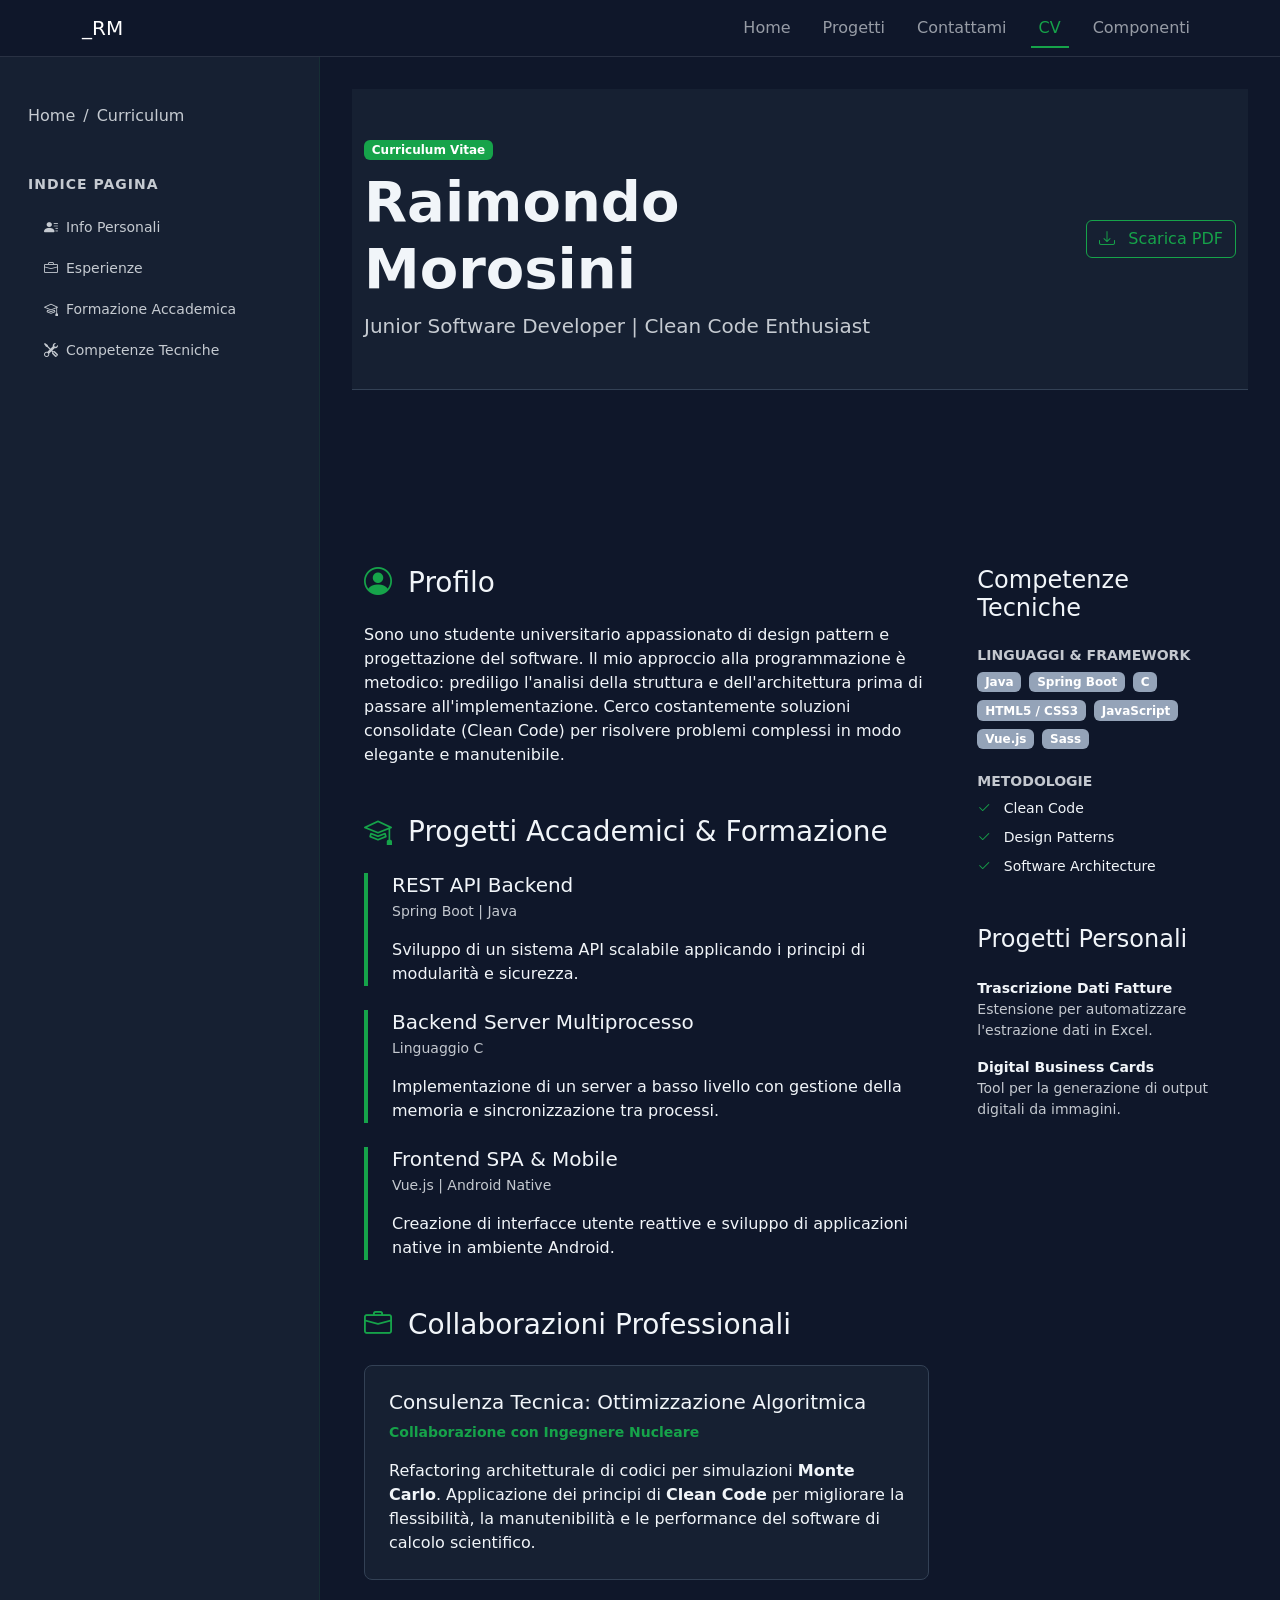
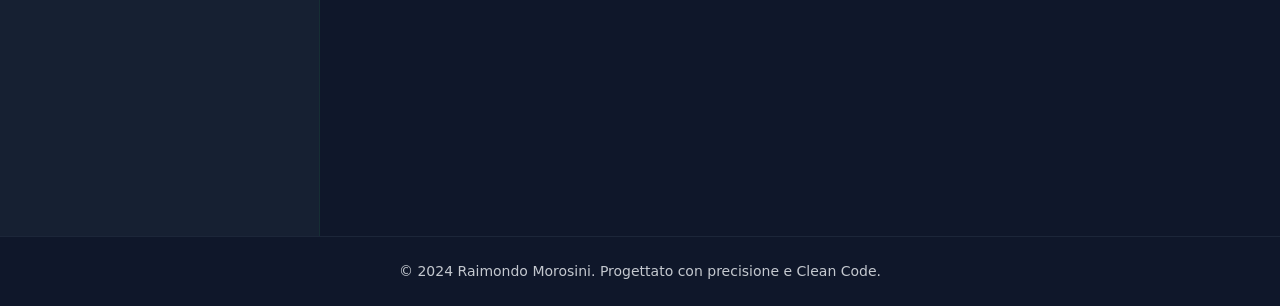
<file: cv/index.html>
<!doctype html>
<html lang="it">
  <head>
    <meta charset="utf-8" />
    <meta name="viewport" content="width=device-width, initial-scale=1" />
    <title>Curriculum - Raimondo Morosini</title>
    <meta
      name="description"
      content="Il percorso formativo e professionale di Raimondo Morosini. Esperienze in Java, C, Vue.js e Clean Code."
    />
    <link
      rel="canonical"
      href="https://raimondomorosini.github.io/responsive-portfolio-bootstrap/cv/"
    />

    <link href="../assets/css/style.css" rel="stylesheet" />

    <link
      rel="stylesheet"
      href="https://cdn.jsdelivr.net/npm/bootstrap-icons@1.13.1/font/bootstrap-icons.min.css"
    />
    <script
      defer
      src="https://cdn.jsdelivr.net/npm/bootstrap@5.3.8/dist/js/bootstrap.bundle.min.js"
    ></script>

    <!-- Meta Theme Color -->
    <meta name="theme-color" content="#111318" />

    <!-- Favicon -->
    <link rel="icon" type="image/x-icon" href="../assets/favicon/favicon.ico" />
    <link
      rel="icon"
      type="image/png"
      sizes="32x32"
      href="../assets/favicon/favicon-32x32.png"
    />
    <link
      rel="icon"
      type="image/png"
      sizes="16x16"
      href="../assets/favicon/favicon-16x16.png"
    />

    <!-- Apple Touch Icon -->
    <link
      rel="apple-touch-icon"
      sizes="180x180"
      href="../assets/favicon/apple-touch-icon.png"
    />

    <!-- Android/Chrome Manifest -->
    <link rel="manifest" href="../assets/favicon/site.webmanifest" />

    <!-- Open Graph / Facebook -->
    <meta property="og:type" content="website" />
    <meta
      property="og:url"
      content="https://raimondomorosini.github.io/responsive-portfolio-bootstrap/cv/"
    />
    <meta
      property="og:title"
      content="Curriculum Vitae - Raimondo Morosini"
    />
    <meta
      property="og:description"
      content="Percorso accademico e professionale di Raimondo Morosini, Junior Software Developer appassionato di Clean Code."
    />
    <meta
      property="og:image"
      content="https://raimondomorosini.github.io/responsive-portfolio-bootstrap/assets/img/og-image.png"
    />

    <!-- Twitter -->
    <meta property="twitter:card" content="summary_large_image" />
    <meta
      property="twitter:url"
      content="https://raimondomorosini.github.io/responsive-portfolio-bootstrap/cv/"
    />
    <meta
      property="twitter:title"
      content="Curriculum Vitae - Raimondo Morosini"
    />
    <meta
      property="twitter:description"
      content="Percorso accademico e professionale di Raimondo Morosini, Junior Software Developer appassionato di Clean Code."
    />
    <meta
      property="twitter:image"
      content="https://raimondomorosini.github.io/responsive-portfolio-bootstrap/assets/img/og-image.png"
    />
  </head>
  <body
    data-bs-spy="scroll"
    data-bs-target="#sectionNav"
    data-bs-offset="120"
  >
    <a
      href="#cv"
      class="visually-hidden-focusable py-2 text-center bg-primary text-white position-absolute w-100"
      style="z-index: 10000"
    >
      Salta al contenuto principale
    </a>

    <header class="sticky-top l-header">
      <div class="container">
        <nav class="navbar navbar-expand-lg py-2" aria-label="Menu principale">
          <a class="navbar-brand d-flex align-items-center" href="../">
            <span>_RM</span>
          </a>

          <button
            class="navbar-toggler ms-auto"
            type="button"
            data-bs-toggle="collapse"
            data-bs-target="#mainNav"
            aria-controls="mainNav"
            aria-expanded="false"
            aria-label="Apri menu di navigazione"
          >
            <span class="navbar-toggler-icon"></span>
          </button>

          <div class="collapse navbar-collapse" id="mainNav">
            <ul class="navbar-nav ms-auto gap-lg-3">
              <li class="nav-item">
                <a class="nav-link" href="../">Home</a>
              </li>
              <li class="nav-item">
                <a class="nav-link" href="../progetti/">Progetti</a>
              </li>
              <li class="nav-item">
                <a class="nav-link" href="../contatti/">Contattami</a>
              </li>
              <li class="nav-item">
                <a class="nav-link active" aria-current="page" href="./">CV</a>
              </li>
              <li class="nav-item">
                <a class="nav-link" href="../laboratorio/">Componenti</a>
              </li>
            </ul>
          </div>
        </nav>
      </div>
    </header>
    <div class="container-fluid">
      <div class="row align-items-stretch">
        <aside
          class="l-sidebar col-12 col-lg-3"
          aria-label="Navigazione secondaria"
        >
          <div class="l-sidebar__inner">
            <nav aria-label="Percorso di navigazione">
              <ol class="breadcrumb m-0 small">
                <li class="breadcrumb-item">
                  <a href="../" class="text-decoration-none text-muted">Home</a>
                </li>
                <li
                  class="breadcrumb-item active text-truncate"
                  aria-current="page"
                >
                  Curriculum
                </li>
              </ol>
            </nav>

            <div class="l-sidebar__section mt-4">
              <h3
                id="sidebar-nav-title"
                class="small text-uppercase fw-bold text-muted mb-3"
                style="letter-spacing: 1px"
              >
                Indice Pagina
              </h3>
              <nav
                id="sectionNav"
                class="nav flex-column nav-pills small gap-1"
                aria-labelledby="sidebar-nav-title"
              >
                <span
                  class="d-inline-block w-100"
                  title="Sezione in costruzione - Work in progress"
                  style="cursor: not-allowed"
                  tabindex="0"
                >
                  <a
                    class="nav-link d-flex align-items-center px-3 disabled"
                    href="#"
                    aria-disabled="true"
                    tabindex="-1"
                  >
                    <i
                      class="bi bi-person-lines-fill me-2"
                      aria-hidden="true"
                    ></i>
                    Info Personali
                  </a>
                </span>
                <span
                  class="d-inline-block w-100"
                  title="Sezione in costruzione - Work in progress"
                  style="cursor: not-allowed"
                  tabindex="0"
                >
                  <a
                    class="nav-link d-flex align-items-center px-3 disabled"
                    href="#"
                    aria-disabled="true"
                    tabindex="-1"
                  >
                    <i class="bi bi-briefcase me-2" aria-hidden="true"></i>
                    Esperienze
                  </a>
                </span>
                <span
                  class="d-inline-block w-100"
                  title="Sezione in costruzione - Work in progress"
                  style="cursor: not-allowed"
                  tabindex="0"
                >
                  <a
                    class="nav-link d-flex align-items-center px-3 disabled"
                    href="#"
                    aria-disabled="true"
                    tabindex="-1"
                  >
                    <i class="bi bi-mortarboard me-2" aria-hidden="true"></i>
                    Formazione Accademica
                  </a>
                </span>
                <span
                  class="d-inline-block w-100"
                  title="Sezione in costruzione - Work in progress"
                  style="cursor: not-allowed"
                  tabindex="0"
                >
                  <a
                    class="nav-link d-flex align-items-center px-3 disabled"
                    href="#"
                    aria-disabled="true"
                    tabindex="-1"
                  >
                    <i class="bi bi-tools me-2" aria-hidden="true"></i>
                    Competenze Tecniche
                  </a>
                </span>
              </nav>
            </div>
          </div>
        </aside>

        <main class="l-main-content col-12 col-lg-9">
          <section id="cv-header" class="py-5 bg-body-tertiary border-bottom">
            <div class="container">
              <div class="row align-items-center g-4">
                <div class="col-12 col-md-8">
                  <span class="badge bg-primary mb-2">Curriculum Vitae</span>
                  <h1 id="cv-heading" class="display-4 fw-bold">Raimondo Morosini</h1>
                  <p class="lead text-muted mb-0">Junior Software Developer | Clean Code Enthusiast</p>
                </div>
                <div class="col-12 col-md-4 text-md-end">
                  <a href="../assets/pdf/cv.pdf" class="btn btn-outline-primary" target="_blank">
                    <i class="bi bi-download me-2"></i> Scarica PDF
                  </a>
                </div>
              </div>
            </div>
          </section>

          <section id="cv-content" class="py-5">
            <div class="container">
              <div class="row g-5">
                <div class="col-12 col-lg-8">
                  <!-- Profilo -->
                  <div class="mb-5" id="info-personali">
                    <h2 class="h3 mb-4 d-flex align-items-center">
                      <i class="bi bi-person-circle text-primary me-3"></i> Profilo
                    </h2>
                    <p>
                      Sono uno studente universitario appassionato di design pattern e progettazione del software. 
                      Il mio approccio alla programmazione è metodico: prediligo l'analisi della struttura e dell'architettura 
                      prima di passare all'implementazione. Cerco costantemente soluzioni consolidate (Clean Code) 
                      per risolvere problemi complessi in modo elegante e manutenibile.
                    </p>
                  </div>

                  <!-- Progetti Accademici -->
                  <div class="mb-5" id="formazione">
                    <h2 class="h3 mb-4 d-flex align-items-center">
                      <i class="bi bi-mortarboard text-primary me-3"></i> Progetti Accademici & Formazione
                    </h2>
                    <div class="timeline">
                      <article class="mb-4 border-start border-primary border-4 ps-4">
                        <h3 class="h5 mb-1">REST API Backend</h3>
                        <p class="small text-muted">Spring Boot | Java</p>
                        <p>Sviluppo di un sistema API scalabile applicando i principi di modularità e sicurezza.</p>
                      </article>
                      <article class="mb-4 border-start border-primary border-4 ps-4">
                        <h3 class="h5 mb-1">Backend Server Multiprocesso</h3>
                        <p class="small text-muted">Linguaggio C</p>
                        <p>Implementazione di un server a basso livello con gestione della memoria e sincronizzazione tra processi.</p>
                      </article>
                      <article class="mb-4 border-start border-primary border-4 ps-4">
                        <h3 class="h5 mb-1">Frontend SPA & Mobile</h3>
                        <p class="small text-muted">Vue.js | Android Native</p>
                        <p>Creazione di interfacce utente reattive e sviluppo di applicazioni native in ambiente Android.</p>
                      </article>
                    </div>
                  </div>

                  <!-- Esperienze e Collaborazioni -->
                  <div class="mb-5" id="esperienze">
                    <h2 class="h3 mb-4 d-flex align-items-center">
                      <i class="bi bi-briefcase text-primary me-3"></i> Collaborazioni Professionali
                    </h2>
                    <article class="p-4 bg-body-tertiary rounded-3 border">
                      <h3 class="h5 mb-2">Consulenza Tecnica: Ottimizzazione Algoritmica</h3>
                      <p class="small text-primary fw-bold">Collaborazione con Ingegnere Nucleare</p>
                      <p class="mb-0">
                        Refactoring architetturale di codici per simulazioni <strong>Monte Carlo</strong>. 
                        Applicazione dei principi di <strong>Clean Code</strong> per migliorare la flessibilità, 
                        la manutenibilità e le performance del software di calcolo scientifico.
                      </p>
                    </article>
                  </div>
                </div>

                <div class="col-12 col-lg-4">
                  <!-- Competenze Tecniche -->
                  <div class="mb-5" id="competenze">
                    <h2 class="h4 mb-4">Competenze Tecniche</h2>
                    <div class="mb-4">
                      <h3 class="h6 text-uppercase small fw-bold text-muted">Linguaggi & Framework</h3>
                      <div class="d-flex flex-wrap gap-2">
                        <span class="badge bg-secondary">Java</span>
                        <span class="badge bg-secondary">Spring Boot</span>
                        <span class="badge bg-secondary">C</span>
                        <span class="badge bg-secondary">HTML5 / CSS3</span>
                        <span class="badge bg-secondary">JavaScript</span>
                        <span class="badge bg-secondary">Vue.js</span>
                        <span class="badge bg-secondary">Sass</span>
                      </div>
                    </div>
                    <div class="mb-4">
                      <h3 class="h6 text-uppercase small fw-bold text-muted">Metodologie</h3>
                      <ul class="list-unstyled small">
                        <li class="mb-2"><i class="bi bi-check2 text-primary me-2"></i> Clean Code</li>
                        <li class="mb-2"><i class="bi bi-check2 text-primary me-2"></i> Design Patterns</li>
                        <li class="mb-2"><i class="bi bi-check2 text-primary me-2"></i> Software Architecture</li>
                      </ul>
                    </div>
                  </div>

                  <!-- Progetti Personali -->
                  <div class="mb-5">
                    <h2 class="h4 mb-4">Progetti Personali</h2>
                    <ul class="list-unstyled small">
                      <li class="mb-3">
                        <strong>Trascrizione Dati Fatture</strong><br>
                        <span class="text-muted">Estensione per automatizzare l'estrazione dati in Excel.</span>
                      </li>
                      <li class="mb-3">
                        <strong>Digital Business Cards</strong><br>
                        <span class="text-muted">Tool per la generazione di output digitali da immagini.</span>
                      </li>
                    </ul>
                  </div>
                </div>
              </div>
            </div>
          </section>
        </main>
      </div>
    </div>
    <footer class="py-4 border-top border-secondary border-opacity-10 bg-body">
      <div class="container text-center">
        <p class="mb-0 small text-muted">
          &copy; 2024 Raimondo Morosini. Progettato con precisione e Clean Code.
        </p>
      </div>
    </footer>
  </body>
</html>
</file>
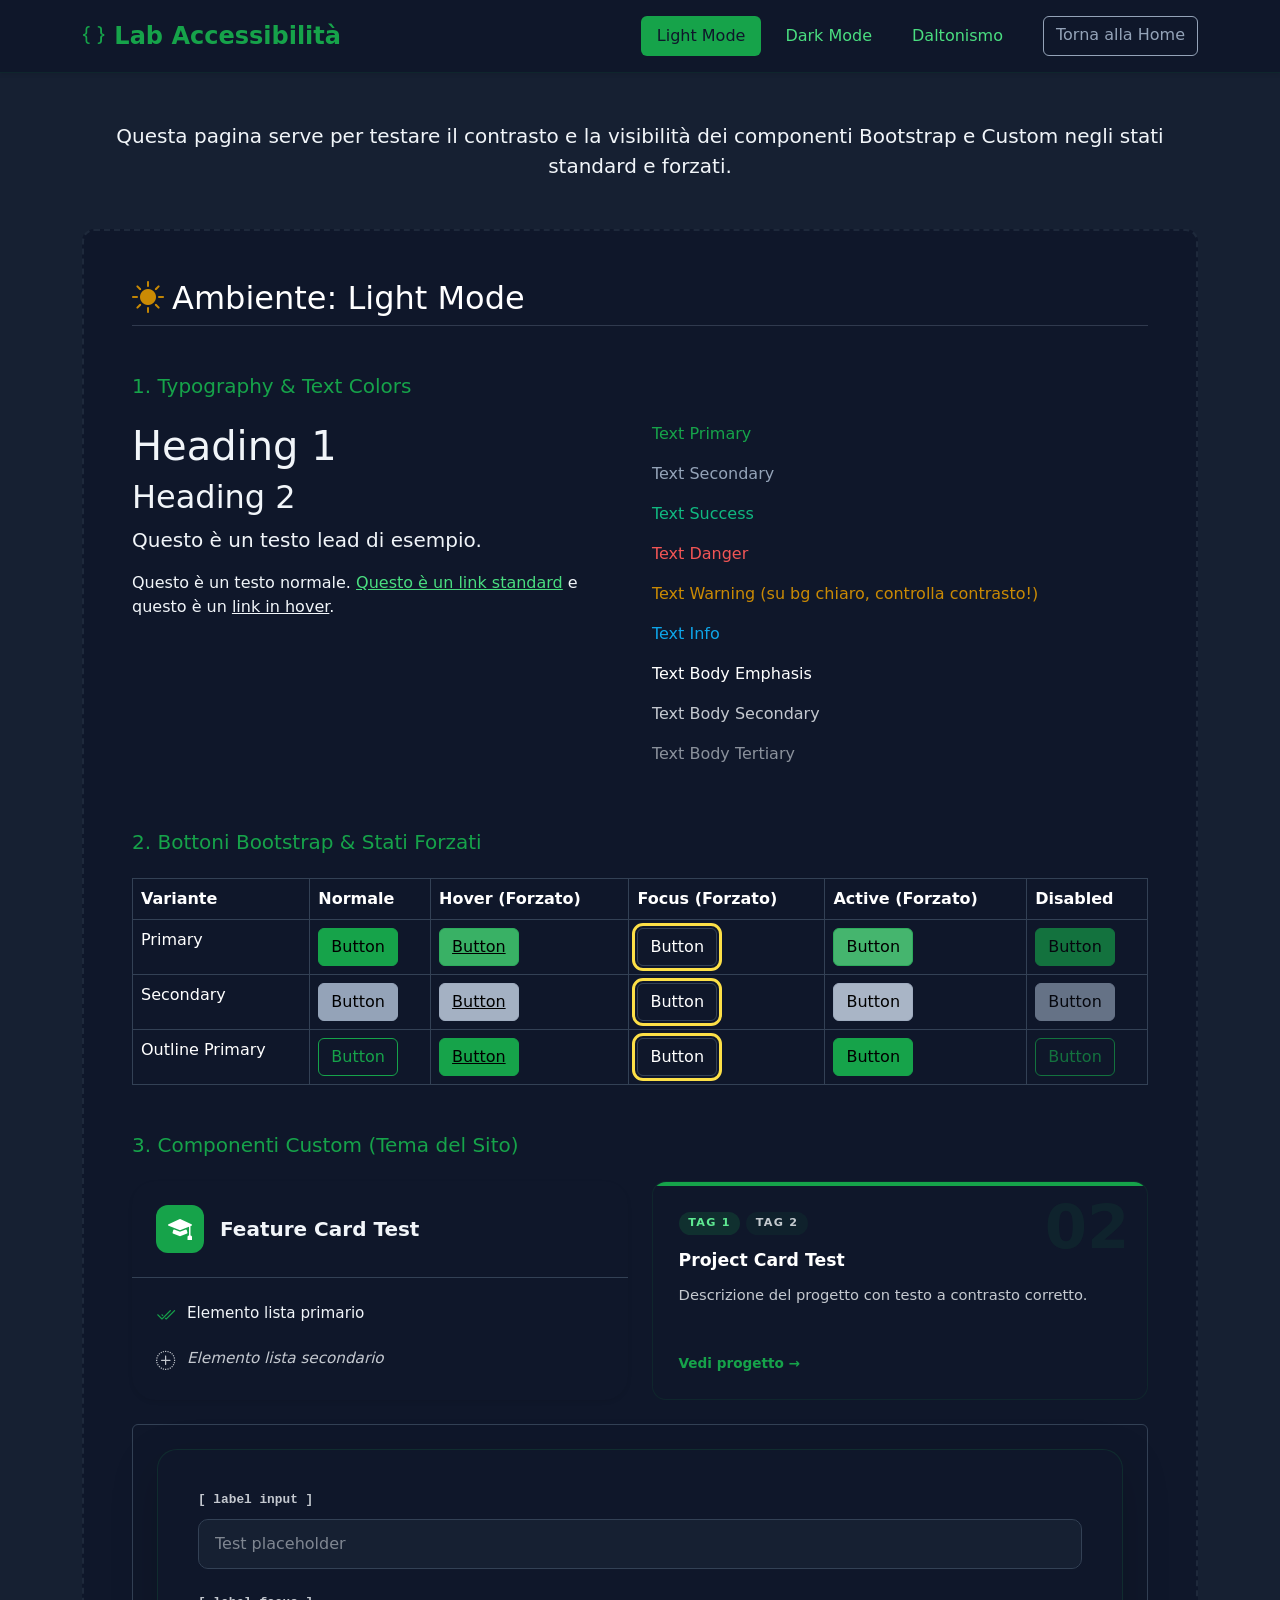
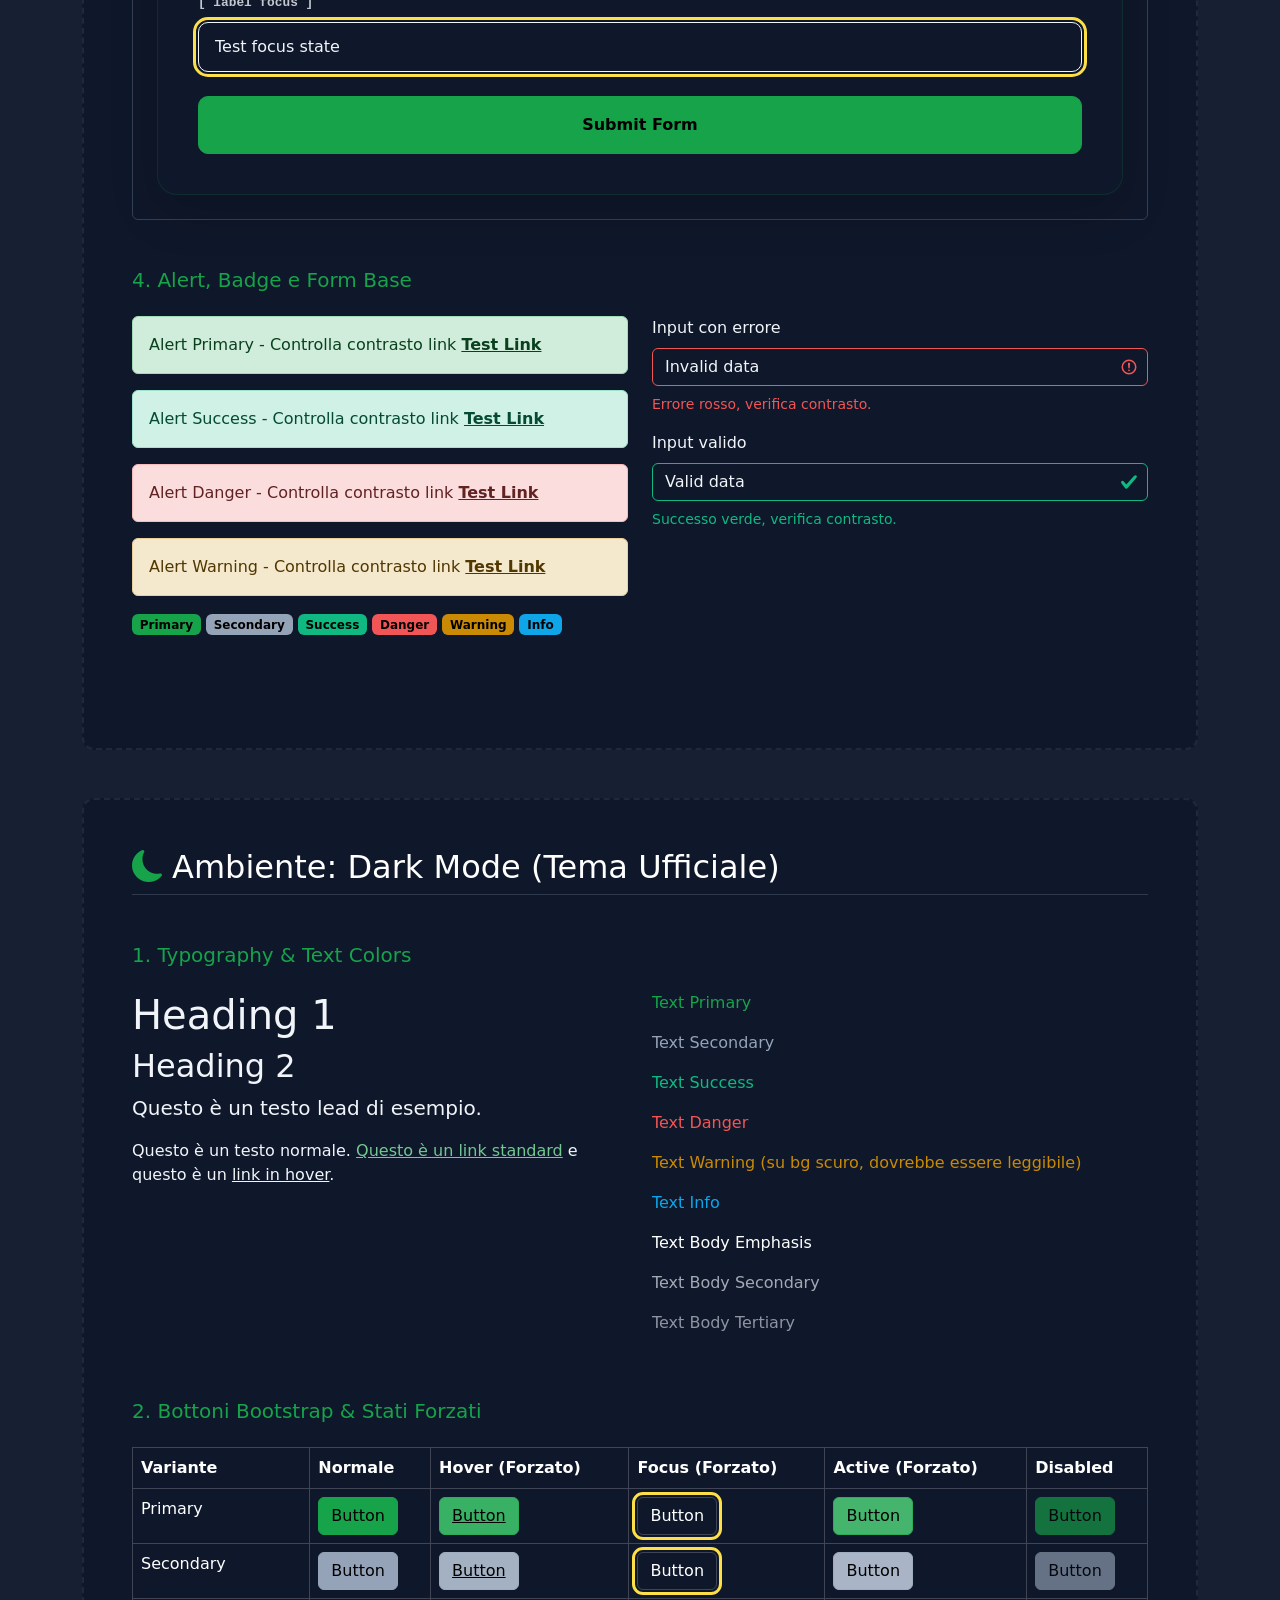
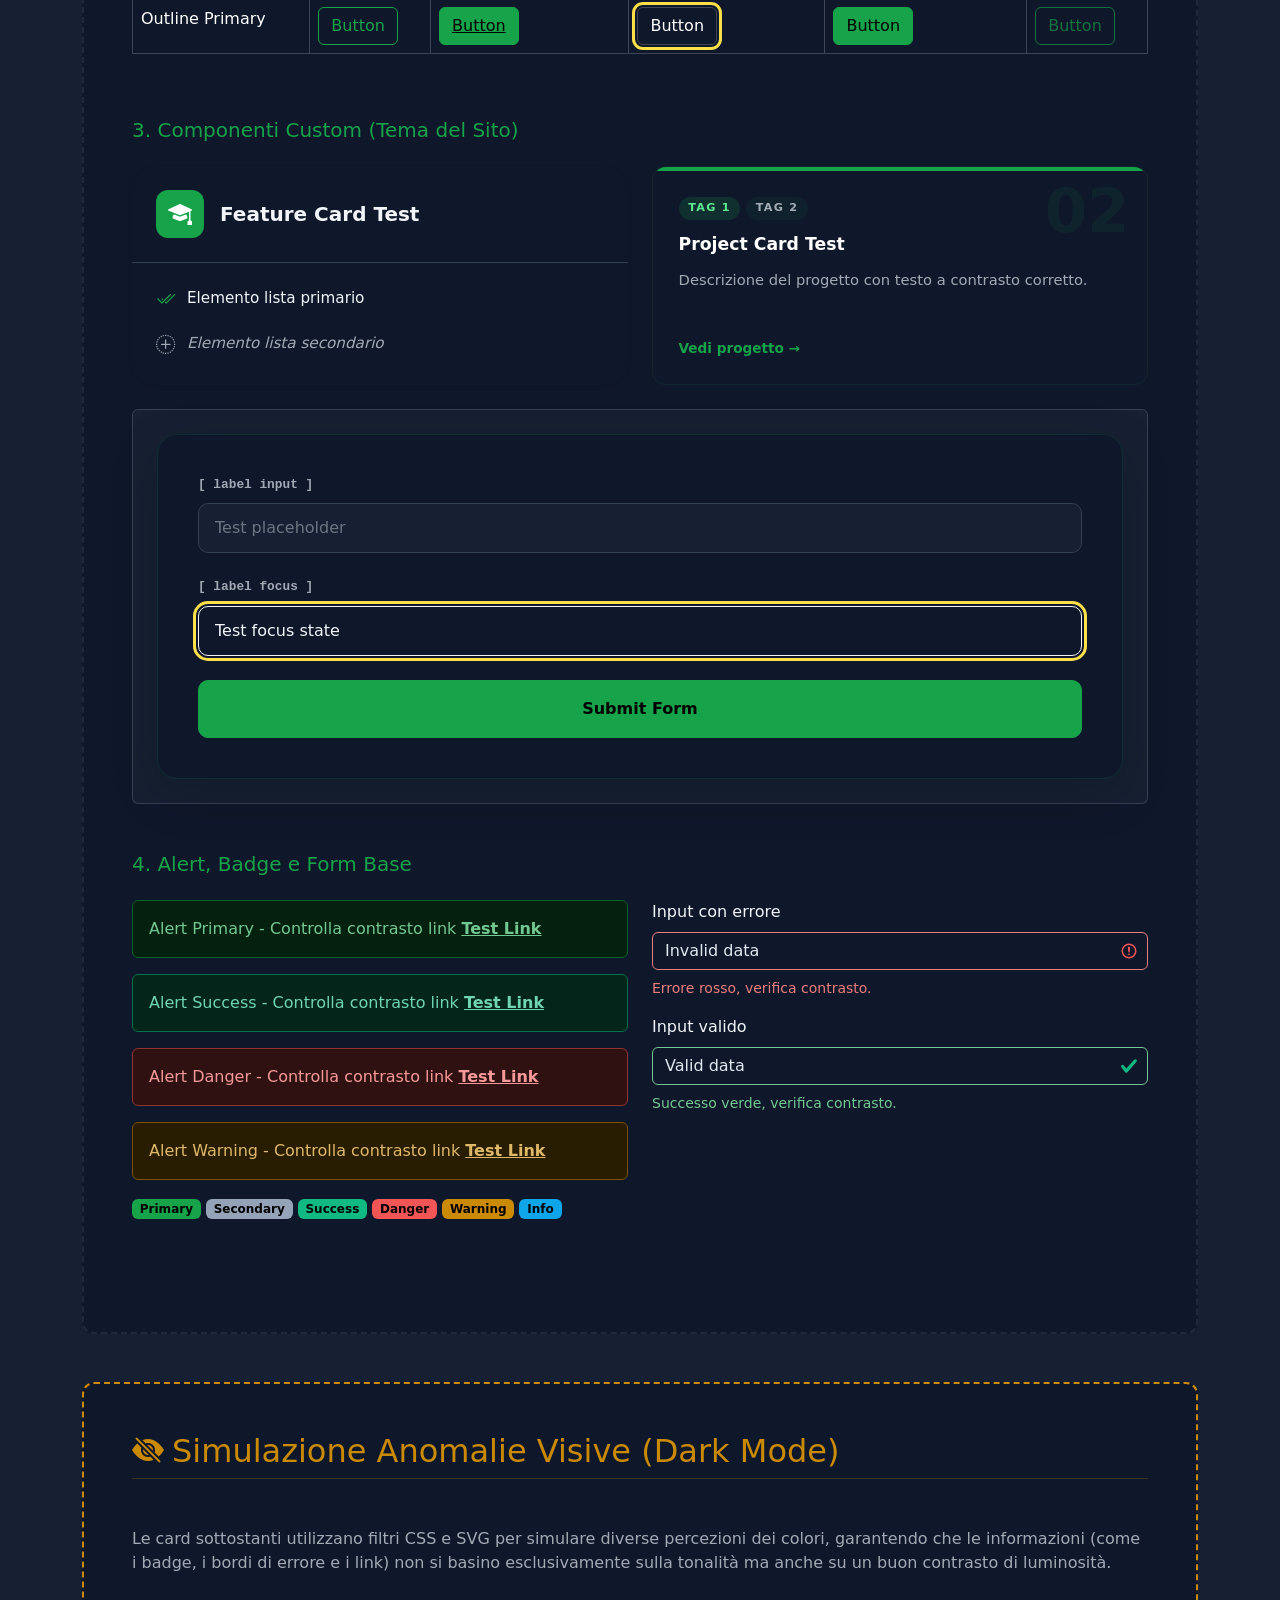
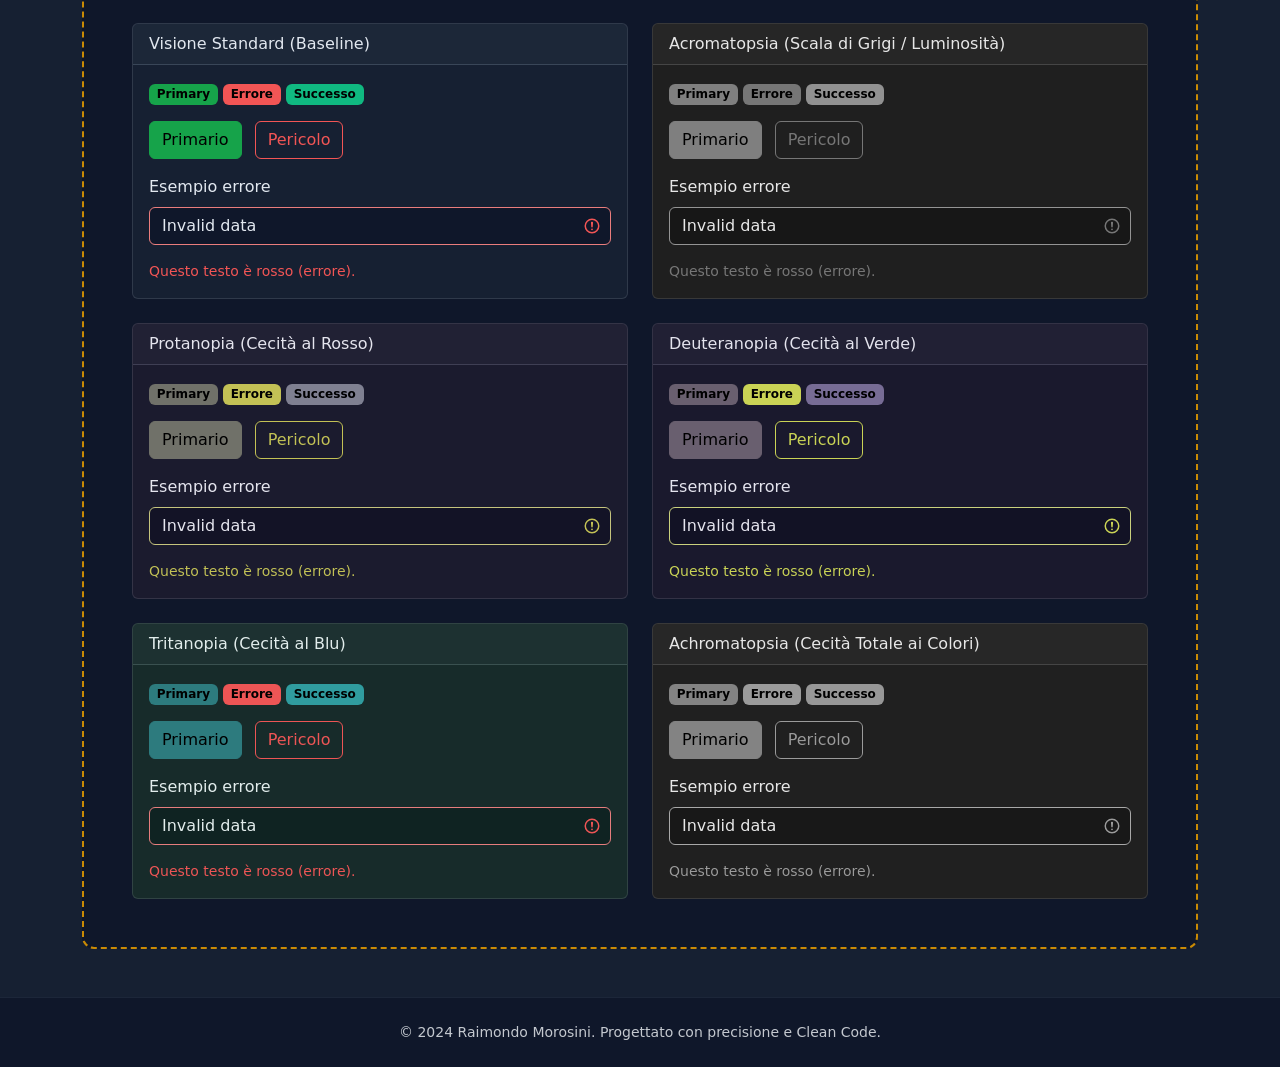
<file: laboratorio/index.html>
<!doctype html>
<html lang="it">
  <head>
    <meta charset="utf-8" />
    <meta name="viewport" content="width=device-width, initial-scale=1" />
    <title>Laboratorio Accessibilità & Componenti - Raimondo Morosini</title>

    <link href="../assets/css/style.css" rel="stylesheet" />
    <link
      rel="stylesheet"
      href="https://cdn.jsdelivr.net/npm/bootstrap-icons@1.13.1/font/bootstrap-icons.min.css"
    />
    <script
      defer
      src="https://cdn.jsdelivr.net/npm/bootstrap@5.3.8/dist/js/bootstrap.bundle.min.js"
    ></script>

    <!-- Open Graph / Facebook -->
    <meta property="og:type" content="website" />
    <meta
      property="og:url"
      content="https://raimondomorosini.github.io/responsive-portfolio-bootstrap/laboratorio/"
    />
    <meta
      property="og:title"
      content="Laboratorio Accessibilità - Raimondo Morosini"
    />
    <meta
      property="og:description"
      content="Sperimentazioni su accessibilità, contrasto e simulazione daltonismo per un web più inclusivo."
    />
    <meta
      property="og:image"
      content="https://raimondomorosini.github.io/responsive-portfolio-bootstrap/assets/img/og-image.png"
    />

    <!-- Twitter -->
    <meta property="twitter:card" content="summary_large_image" />
    <meta
      property="twitter:url"
      content="https://raimondomorosini.github.io/responsive-portfolio-bootstrap/laboratorio/"
    />
    <meta
      property="twitter:title"
      content="Laboratorio Accessibilità - Raimondo Morosini"
    />
    <meta
      property="twitter:description"
      content="Sperimentazioni su accessibilità, contrasto e simulazione daltonismo per un web più inclusivo."
    />
    <meta
      property="twitter:image"
      content="https://raimondomorosini.github.io/responsive-portfolio-bootstrap/assets/img/og-image.png"
    />
  </head>
  <body class="bg-body-tertiary" data-bs-spy="scroll" data-bs-target="#testNav">
    <a
      href="#main-content"
      class="visually-hidden-focusable py-2 text-center bg-primary text-white position-absolute w-100"
      style="z-index: 10000"
    >
      Salta al contenuto principale
    </a>

    <!-- Header Fissa -->
    <header
      class="sticky-top bg-body shadow-sm py-3 mb-5 border-bottom border-primary border-opacity-10"
    >
      <div class="container d-flex justify-content-between align-items-center">
        <h1 class="h4 mb-0 text-primary fw-bold">
          <i class="bi bi-braces" aria-hidden="true"></i> Lab Accessibilità
        </h1>
        <nav id="testNav" class="nav nav-pills gap-2">
          <a class="nav-link active" href="#light-mode">Light Mode</a>
          <a class="nav-link" href="#dark-mode">Dark Mode</a>
          <a class="nav-link" href="#daltonismo">Daltonismo</a>
          <a href="../index.html" class="btn btn-outline-secondary ms-3"
            >Torna alla Home</a
          >
        </nav>
      </div>
    </header>

    <main id="main-content" class="container">
      <p class="lead mb-5 text-center">
        Questa pagina serve per testare il contrasto e la visibilità dei
        componenti Bootstrap e Custom negli stati standard e forzati.
      </p>

      <!-- LIGHT MODE SCENARIO -->
      <section
        id="light-mode"
        class="scenario-box bg-body"
        data-bs-theme="light"
        tabindex="-1"
      >
        <h2
          class="mb-5 text-body-emphasis border-bottom border-secondary border-opacity-25 pb-2 d-flex align-items-center gap-2"
        >
          <i class="bi bi-sun-fill text-warning" aria-hidden="true"></i>
          Ambiente: Light Mode
        </h2>

        <!-- Typography -->
        <article class="mb-5">
          <h3 class="h5 mb-4 text-primary">1. Typography & Text Colors</h3>
          <div class="row g-4">
            <div class="col-md-6">
              <h1>Heading 1</h1>
              <h2>Heading 2</h2>
              <p class="lead">Questo è un testo lead di esempio.</p>
              <p>
                Questo è un testo normale.
                <a href="#">Questo è un link standard</a> e questo è un
                <a href="#" class="force-hover">link in hover</a>.
              </p>
            </div>
            <div class="col-md-6">
              <p class="text-primary">Text Primary</p>
              <p class="text-secondary">Text Secondary</p>
              <p class="text-success">Text Success</p>
              <p class="text-danger">Text Danger</p>
              <p class="text-warning">
                Text Warning (su bg chiaro, controlla contrasto!)
              </p>
              <p class="text-info">Text Info</p>
              <p class="text-body-emphasis">Text Body Emphasis</p>
              <p class="text-body-secondary">Text Body Secondary</p>
              <p class="text-body-tertiary">Text Body Tertiary</p>
            </div>
          </div>
        </article>

        <!-- Buttons & States -->
        <article class="mb-5">
          <h3 class="h5 mb-4 text-primary">
            2. Bottoni Bootstrap & Stati Forzati
          </h3>
          <table class="table table-bordered">
            <thead>
              <tr>
                <th>Variante</th>
                <th>Normale</th>
                <th>Hover (Forzato)</th>
                <th>Focus (Forzato)</th>
                <th>Active (Forzato)</th>
                <th>Disabled</th>
              </tr>
            </thead>
            <tbody>
              <tr>
                <td>Primary</td>
                <td><button class="btn btn-primary">Button</button></td>
                <td>
                  <button class="btn btn-primary force-hover">Button</button>
                </td>
                <td>
                  <button class="btn btn-primary force-focus">Button</button>
                </td>
                <td>
                  <button class="btn btn-primary force-active">Button</button>
                </td>
                <td>
                  <button class="btn btn-primary" disabled>Button</button>
                </td>
              </tr>
              <tr>
                <td>Secondary</td>
                <td><button class="btn btn-secondary">Button</button></td>
                <td>
                  <button class="btn btn-secondary force-hover">Button</button>
                </td>
                <td>
                  <button class="btn btn-secondary force-focus">Button</button>
                </td>
                <td>
                  <button class="btn btn-secondary force-active">Button</button>
                </td>
                <td>
                  <button class="btn btn-secondary" disabled>Button</button>
                </td>
              </tr>
              <tr>
                <td>Outline Primary</td>
                <td><button class="btn btn-outline-primary">Button</button></td>
                <td>
                  <button class="btn btn-outline-primary force-hover">
                    Button
                  </button>
                </td>
                <td>
                  <button class="btn btn-outline-primary force-focus">
                    Button
                  </button>
                </td>
                <td>
                  <button class="btn btn-outline-primary force-active">
                    Button
                  </button>
                </td>
                <td>
                  <button class="btn btn-outline-primary" disabled>
                    Button
                  </button>
                </td>
              </tr>
            </tbody>
          </table>
        </article>

        <!-- Componenti Custom -->
        <article class="mb-5">
          <h3 class="h5 mb-4 text-primary">
            3. Componenti Custom (Tema del Sito)
          </h3>

          <div class="row g-4 mb-4">
            <!-- Feature Card -->
            <div class="col-md-6">
              <article class="c-feature-card">
                <div class="c-feature-card__header">
                  <div class="c-feature-card__icon-box">
                    <i class="bi bi-mortarboard-fill" aria-hidden="true"></i>
                  </div>
                  <h3 class="c-feature-card__title">Feature Card Test</h3>
                </div>
                <div class="c-feature-card__body">
                  <ul class="c-feature-card__list">
                    <li class="c-feature-card__item">
                      <i class="bi bi-check2-all" aria-hidden="true"></i
                      ><span>Elemento lista primario</span>
                    </li>
                    <li
                      class="c-feature-card__item c-feature-card__item--muted"
                    >
                      <i class="bi bi-plus-circle-dotted" aria-hidden="true"></i
                      ><span>Elemento lista secondario</span>
                    </li>
                  </ul>
                </div>
              </article>
            </div>

            <!-- Project Card -->
            <div class="col-md-6">
              <article class="c-project-card c-project-card--java">
                <div class="c-project-card__accent-bar"></div>
                <div class="c-project-card__body">
                  <div class="c-project-card__tags">
                    <span
                      class="c-project-card__tag c-project-card__tag--primary"
                      >Tag 1</span
                    >
                    <span class="c-project-card__tag c-project-card__tag--muted"
                      >Tag 2</span
                    >
                  </div>
                  <h3 class="c-project-card__title">Project Card Test</h3>
                  <p class="c-project-card__desc">
                    Descrizione del progetto con testo a contrasto corretto.
                  </p>
                  <a href="#" class="c-project-card__link"
                    >Vedi progetto
                    <span class="c-project-card__link-arrow">→</span></a
                  >
                </div>
              </article>
            </div>
          </div>

          <!-- Contact Form Component -->
          <div class="c-contact p-4 border rounded">
            <div class="c-contact__card">
              <form class="c-contact__form">
                <div class="c-contact__group mb-4">
                  <label for="contact-name-light" class="c-contact__label"
                    >[ label input ]</label
                  >
                  <input
                    id="contact-name-light"
                    type="text"
                    class="form-control c-contact__input"
                    placeholder="Test placeholder"
                  />
                </div>
                <div class="c-contact__group mb-4">
                  <label for="contact-focus-light" class="c-contact__label"
                    >[ label focus ]</label
                  >
                  <input
                    id="contact-focus-light"
                    type="text"
                    class="form-control c-contact__input force-focus"
                    value="Test focus state"
                  />
                </div>
                <button
                  type="button"
                  class="btn btn-primary c-contact__btn-submit"
                >
                  Submit Form
                </button>
              </form>
            </div>
          </div>
        </article>

        <!-- Forms & Alerts -->
        <article class="mb-5">
          <h3 class="h5 mb-4 text-primary">4. Alert, Badge e Form Base</h3>
          <div class="row g-4">
            <div class="col-md-6">
              <div class="alert alert-primary">
                Alert Primary - Controlla contrasto link
                <a href="#" class="alert-link">Test Link</a>
              </div>
              <div class="alert alert-success">
                Alert Success - Controlla contrasto link
                <a href="#" class="alert-link">Test Link</a>
              </div>
              <div class="alert alert-danger">
                Alert Danger - Controlla contrasto link
                <a href="#" class="alert-link">Test Link</a>
              </div>
              <div class="alert alert-warning">
                Alert Warning - Controlla contrasto link
                <a href="#" class="alert-link">Test Link</a>
              </div>
              <div class="mb-3">
                <span class="badge text-bg-primary">Primary</span>
                <span class="badge text-bg-secondary">Secondary</span>
                <span class="badge text-bg-success">Success</span>
                <span class="badge text-bg-danger">Danger</span>
                <span class="badge text-bg-warning">Warning</span>
                <span class="badge text-bg-info">Info</span>
              </div>
            </div>
            <div class="col-md-6">
              <div class="mb-3">
                <label for="input-invalid-light" class="form-label"
                  >Input con errore</label
                >
                <input
                  id="input-invalid-light"
                  type="text"
                  class="form-control is-invalid mb-2"
                  value="Invalid data"
                />
                <div class="invalid-feedback d-block mb-3">
                  Errore rosso, verifica contrasto.
                </div>
              </div>

              <div class="mb-3">
                <label for="input-valid-light" class="form-label"
                  >Input valido</label
                >
                <input
                  id="input-valid-light"
                  type="text"
                  class="form-control is-valid mb-2"
                  value="Valid data"
                />
                <div class="valid-feedback d-block mb-3">
                  Successo verde, verifica contrasto.
                </div>
              </div>
            </div>
          </div>
        </article>
      </section>

      <!-- DARK MODE SCENARIO -->
      <section id="dark-mode" class="scenario-box bg-body" data-bs-theme="dark">
        <h2
          class="mb-5 text-body-emphasis border-bottom border-secondary border-opacity-25 pb-2 d-flex align-items-center gap-2"
        >
          <i class="bi bi-moon-fill text-primary" aria-hidden="true"></i>
          Ambiente: Dark Mode (Tema Ufficiale)
        </h2>

        <!-- Typography -->
        <article class="mb-5">
          <h3 class="h5 mb-4 text-primary">1. Typography & Text Colors</h3>
          <div class="row g-4">
            <div class="col-md-6">
              <h1>Heading 1</h1>
              <h2>Heading 2</h2>
              <p class="lead">Questo è un testo lead di esempio.</p>
              <p>
                Questo è un testo normale.
                <a href="#">Questo è un link standard</a> e questo è un
                <a href="#" class="force-hover">link in hover</a>.
              </p>
            </div>
            <div class="col-md-6">
              <p class="text-primary">Text Primary</p>
              <p class="text-secondary">Text Secondary</p>
              <p class="text-success">Text Success</p>
              <p class="text-danger">Text Danger</p>
              <p class="text-warning">
                Text Warning (su bg scuro, dovrebbe essere leggibile)
              </p>
              <p class="text-info">Text Info</p>
              <p class="text-body-emphasis">Text Body Emphasis</p>
              <p class="text-body-secondary">Text Body Secondary</p>
              <p class="text-body-tertiary">Text Body Tertiary</p>
            </div>
          </div>
        </article>

        <!-- Buttons & States -->
        <article class="mb-5">
          <h3 class="h5 mb-4 text-primary">
            2. Bottoni Bootstrap & Stati Forzati
          </h3>
          <div class="table-responsive">
            <table class="table table-bordered table-dark">
              <thead>
                <tr>
                  <th>Variante</th>
                  <th>Normale</th>
                  <th>Hover (Forzato)</th>
                  <th>Focus (Forzato)</th>
                  <th>Active (Forzato)</th>
                  <th>Disabled</th>
                </tr>
              </thead>
              <tbody>
                <tr>
                  <td>Primary</td>
                  <td><button class="btn btn-primary">Button</button></td>
                  <td>
                    <button class="btn btn-primary force-hover">Button</button>
                  </td>
                  <td>
                    <button class="btn btn-primary force-focus">Button</button>
                  </td>
                  <td>
                    <button class="btn btn-primary force-active">Button</button>
                  </td>
                  <td>
                    <button class="btn btn-primary" disabled>Button</button>
                  </td>
                </tr>
                <tr>
                  <td>Secondary</td>
                  <td><button class="btn btn-secondary">Button</button></td>
                  <td>
                    <button class="btn btn-secondary force-hover">
                      Button
                    </button>
                  </td>
                  <td>
                    <button class="btn btn-secondary force-focus">
                      Button
                    </button>
                  </td>
                  <td>
                    <button class="btn btn-secondary force-active">
                      Button
                    </button>
                  </td>
                  <td>
                    <button class="btn btn-secondary" disabled>Button</button>
                  </td>
                </tr>
                <tr>
                  <td>Outline Primary</td>
                  <td>
                    <button class="btn btn-outline-primary">Button</button>
                  </td>
                  <td>
                    <button class="btn btn-outline-primary force-hover">
                      Button
                    </button>
                  </td>
                  <td>
                    <button class="btn btn-outline-primary force-focus">
                      Button
                    </button>
                  </td>
                  <td>
                    <button class="btn btn-outline-primary force-active">
                      Button
                    </button>
                  </td>
                  <td>
                    <button class="btn btn-outline-primary" disabled>
                      Button
                    </button>
                  </td>
                </tr>
              </tbody>
            </table>
          </div>
        </article>

        <!-- Componenti Custom -->
        <article class="mb-5">
          <h3 class="h5 mb-4 text-primary">
            3. Componenti Custom (Tema del Sito)
          </h3>

          <div class="row g-4 mb-4">
            <!-- Feature Card -->
            <div class="col-md-6">
              <article class="c-feature-card">
                <div class="c-feature-card__header">
                  <div class="c-feature-card__icon-box">
                    <i class="bi bi-mortarboard-fill" aria-hidden="true"></i>
                  </div>
                  <h3 class="c-feature-card__title">Feature Card Test</h3>
                </div>
                <div class="c-feature-card__body">
                  <ul class="c-feature-card__list">
                    <li class="c-feature-card__item">
                      <i class="bi bi-check2-all" aria-hidden="true"></i
                      ><span>Elemento lista primario</span>
                    </li>
                    <li
                      class="c-feature-card__item c-feature-card__item--muted"
                    >
                      <i class="bi bi-plus-circle-dotted" aria-hidden="true"></i
                      ><span>Elemento lista secondario</span>
                    </li>
                  </ul>
                </div>
              </article>
            </div>

            <!-- Project Card -->
            <div class="col-md-6">
              <article class="c-project-card c-project-card--java">
                <div class="c-project-card__accent-bar"></div>
                <div class="c-project-card__body">
                  <div class="c-project-card__tags">
                    <span
                      class="c-project-card__tag c-project-card__tag--primary"
                      >Tag 1</span
                    >
                    <span class="c-project-card__tag c-project-card__tag--muted"
                      >Tag 2</span
                    >
                  </div>
                  <h3 class="c-project-card__title">Project Card Test</h3>
                  <p class="c-project-card__desc">
                    Descrizione del progetto con testo a contrasto corretto.
                  </p>
                  <a href="#" class="c-project-card__link"
                    >Vedi progetto
                    <span class="c-project-card__link-arrow">→</span></a
                  >
                </div>
              </article>
            </div>
          </div>

          <!-- Contact Form Component -->
          <div
            class="c-contact p-4 border border-secondary border-opacity-25 rounded bg-body-tertiary"
          >
            <div class="c-contact__card">
              <form class="c-contact__form">
                <div class="c-contact__group mb-4">
                  <label for="contact-name-dark" class="c-contact__label"
                    >[ label input ]</label
                  >
                  <input
                    id="contact-name-dark"
                    type="text"
                    class="form-control c-contact__input"
                    placeholder="Test placeholder"
                  />
                </div>
                <div class="c-contact__group mb-4">
                  <label for="contact-focus-dark" class="c-contact__label"
                    >[ label focus ]</label
                  >
                  <input
                    id="contact-focus-dark"
                    type="text"
                    class="form-control c-contact__input force-focus"
                    value="Test focus state"
                  />
                </div>
                <button
                  type="button"
                  class="btn btn-primary c-contact__btn-submit"
                >
                  Submit Form
                </button>
              </form>
            </div>
          </div>
        </article>

        <!-- Forms & Alerts -->
        <article class="mb-5">
          <h3 class="h5 mb-4 text-primary">4. Alert, Badge e Form Base</h3>
          <div class="row g-4">
            <div class="col-md-6">
              <div class="alert alert-primary">
                Alert Primary - Controlla contrasto link
                <a href="#" class="alert-link">Test Link</a>
              </div>
              <div class="alert alert-success">
                Alert Success - Controlla contrasto link
                <a href="#" class="alert-link">Test Link</a>
              </div>
              <div class="alert alert-danger">
                Alert Danger - Controlla contrasto link
                <a href="#" class="alert-link">Test Link</a>
              </div>
              <div class="alert alert-warning">
                Alert Warning - Controlla contrasto link
                <a href="#" class="alert-link">Test Link</a>
              </div>
              <div class="mb-3">
                <span class="badge text-bg-primary">Primary</span>
                <span class="badge text-bg-secondary">Secondary</span>
                <span class="badge text-bg-success">Success</span>
                <span class="badge text-bg-danger">Danger</span>
                <span class="badge text-bg-warning">Warning</span>
                <span class="badge text-bg-info">Info</span>
              </div>
            </div>
            <div class="col-md-6">
              <div class="mb-3">
                <label for="input-invalid-dark" class="form-label"
                  >Input con errore</label
                >
                <input
                  id="input-invalid-dark"
                  type="text"
                  class="form-control is-invalid mb-2"
                  value="Invalid data"
                />
                <div class="invalid-feedback d-block mb-3">
                  Errore rosso, verifica contrasto.
                </div>
              </div>

              <div class="mb-3">
                <label for="input-valid-dark" class="form-label"
                  >Input valido</label
                >
                <input
                  id="input-valid-dark"
                  type="text"
                  class="form-control is-valid mb-2"
                  value="Valid data"
                />
                <div class="valid-feedback d-block mb-3">
                  Successo verde, verifica contrasto.
                </div>
              </div>
            </div>
          </div>
        </article>
      </section>

      <!-- SIMULAZIONE DALTONISMO -->
      <section
        id="daltonismo"
        class="scenario-box bg-body border-warning"
        data-bs-theme="dark"
      >
        <h2
          class="mb-5 text-warning border-bottom border-warning border-opacity-25 pb-2 d-flex align-items-center gap-2"
        >
          <i class="bi bi-eye-slash-fill" aria-hidden="true"></i> Simulazione
          Anomalie Visive (Dark Mode)
        </h2>

        <p class="mb-5 text-body-secondary">
          Le card sottostanti utilizzano filtri CSS e SVG per simulare diverse
          percezioni dei colori, garantendo che le informazioni (come i badge, i
          bordi di errore e i link) non si basino esclusivamente sulla tonalità
          ma anche su un buon contrasto di luminosità.
        </p>

        <div class="row g-4">
          <!-- Baseline -->
          <div class="col-lg-6">
            <div class="card h-100 bg-body-tertiary">
              <div
                class="card-header border-bottom border-secondary border-opacity-25"
              >
                Visione Standard (Baseline)
              </div>
              <div class="card-body">
                <div class="mb-3">
                  <span class="badge text-bg-primary">Primary</span>
                  <span class="badge text-bg-danger">Errore</span>
                  <span class="badge text-bg-success">Successo</span>
                </div>
                <div class="mb-3">
                  <button class="btn btn-primary me-2">Primario</button>
                  <button class="btn btn-outline-danger">Pericolo</button>
                </div>
                <div class="mb-3">
                  <label for="input-baseline" class="form-label"
                    >Esempio errore</label
                  >
                  <input
                    id="input-baseline"
                    type="text"
                    class="form-control is-invalid mb-2"
                    value="Invalid data"
                  />
                </div>
                <p class="text-danger small mb-0">
                  Questo testo è rosso (errore).
                </p>
              </div>
            </div>
          </div>

          <!-- Grayscale -->
          <div class="col-lg-6">
            <div class="card h-100 bg-body-tertiary test-grayscale">
              <div
                class="card-header border-bottom border-secondary border-opacity-25"
              >
                Acromatopsia (Scala di Grigi / Luminosità)
              </div>
              <div class="card-body">
                <div class="mb-3">
                  <span class="badge text-bg-primary">Primary</span>
                  <span class="badge text-bg-danger">Errore</span>
                  <span class="badge text-bg-success">Successo</span>
                </div>
                <div class="mb-3">
                  <button class="btn btn-primary me-2">Primario</button>
                  <button class="btn btn-outline-danger">Pericolo</button>
                </div>
                <div class="mb-3">
                  <label for="input-grayscale" class="form-label"
                    >Esempio errore</label
                  >
                  <input
                    id="input-grayscale"
                    type="text"
                    class="form-control is-invalid mb-2"
                    value="Invalid data"
                  />
                </div>
                <p class="text-danger small mb-0">
                  Questo testo è rosso (errore).
                </p>
              </div>
            </div>
          </div>

          <div class="col-lg-6">
            <div class="card h-100 bg-body-tertiary protanopia">
              <div
                class="card-header border-bottom border-secondary border-opacity-25"
              >
                Protanopia (Cecità al Rosso)
              </div>
              <div class="card-body">
                <div class="mb-3">
                  <span class="badge text-bg-primary">Primary</span>
                  <span class="badge text-bg-danger">Errore</span>
                  <span class="badge text-bg-success">Successo</span>
                </div>
                <div class="mb-3">
                  <button class="btn btn-primary me-2">Primario</button>
                  <button class="btn btn-outline-danger">Pericolo</button>
                </div>
                <div class="mb-3">
                  <label for="input-protanopia" class="form-label"
                    >Esempio errore</label
                  >
                  <input
                    id="input-protanopia"
                    type="text"
                    class="form-control is-invalid mb-2"
                    value="Invalid data"
                  />
                </div>
                <p class="text-danger small mb-0">
                  Questo testo è rosso (errore).
                </p>
              </div>
            </div>
          </div>

          <div class="col-lg-6">
            <div class="card h-100 bg-body-tertiary deuteranopia">
              <div
                class="card-header border-bottom border-secondary border-opacity-25"
              >
                Deuteranopia (Cecità al Verde)
              </div>
              <div class="card-body">
                <div class="mb-3">
                  <span class="badge text-bg-primary">Primary</span>
                  <span class="badge text-bg-danger">Errore</span>
                  <span class="badge text-bg-success">Successo</span>
                </div>
                <div class="mb-3">
                  <button class="btn btn-primary me-2">Primario</button>
                  <button class="btn btn-outline-danger">Pericolo</button>
                </div>
                <div class="mb-3">
                  <label for="input-deuteranopia" class="form-label"
                    >Esempio errore</label
                  >
                  <input
                    id="input-deuteranopia"
                    type="text"
                    class="form-control is-invalid mb-2"
                    value="Invalid data"
                  />
                </div>
                <p class="text-danger small mb-0">
                  Questo testo è rosso (errore).
                </p>
              </div>
            </div>
          </div>

          <div class="col-lg-6">
            <div class="card h-100 bg-body-tertiary tritanopia">
              <div
                class="card-header border-bottom border-secondary border-opacity-25"
              >
                Tritanopia (Cecità al Blu)
              </div>
              <div class="card-body">
                <div class="mb-3">
                  <span class="badge text-bg-primary">Primary</span>
                  <span class="badge text-bg-danger">Errore</span>
                  <span class="badge text-bg-success">Successo</span>
                </div>
                <div class="mb-3">
                  <button class="btn btn-primary me-2">Primario</button>
                  <button class="btn btn-outline-danger">Pericolo</button>
                </div>
                <div class="mb-3">
                  <label for="input-tritanopia" class="form-label"
                    >Esempio errore</label
                  >
                  <input
                    id="input-tritanopia"
                    type="text"
                    class="form-control is-invalid mb-2"
                    value="Invalid data"
                  />
                </div>
                <p class="text-danger small mb-0">
                  Questo testo è rosso (errore).
                </p>
              </div>
            </div>
          </div>
          <!-- Achromatopsia -->
          <div class="col-lg-6">
            <div class="card h-100 bg-body-tertiary achromatopsia">
              <div
                class="card-header border-bottom border-secondary border-opacity-25"
              >
                Achromatopsia (Cecità Totale ai Colori)
              </div>
              <div class="card-body">
                <div class="mb-3">
                  <span class="badge text-bg-primary">Primary</span>
                  <span class="badge text-bg-danger">Errore</span>
                  <span class="badge text-bg-success">Successo</span>
                </div>
                <div class="mb-3">
                  <button class="btn btn-primary me-2">Primario</button>
                  <button class="btn btn-outline-danger">Pericolo</button>
                </div>
                <div class="mb-3">
                  <label for="input-achromatopsia" class="form-label"
                    >Esempio errore</label
                  >
                  <input
                    id="input-achromatopsia"
                    type="text"
                    class="form-control is-invalid mb-2"
                    value="Invalid data"
                  />
                </div>
                <p class="text-danger small mb-0">
                  Questo testo è rosso (errore).
                </p>
              </div>
            </div>
          </div>
        </div>
      </section>
    </main>

    <footer class="py-4 border-top border-secondary border-opacity-10 bg-body">
      <div class="container text-center">
        <p class="mb-0 small text-muted">
          &copy; 2024 Raimondo Morosini. Progettato con precisione e Clean Code.
        </p>
      </div>
    </footer>
  </body>
</html>
</file>
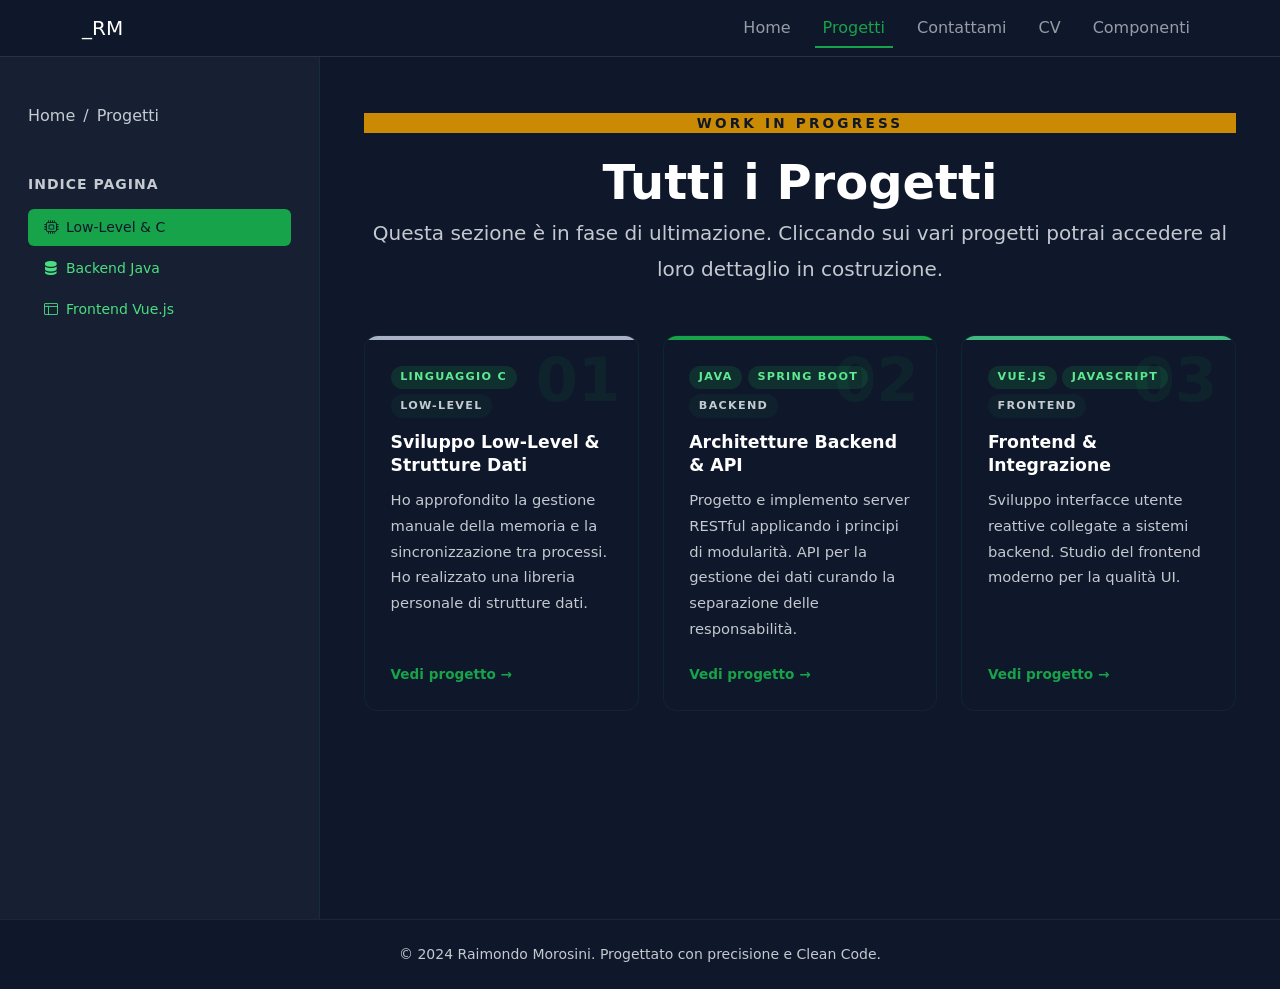
<file: progetti/index.html>
<!doctype html>
<html lang="it">
  <head>
    <meta charset="utf-8" />
    <meta name="viewport" content="width=device-width, initial-scale=1" />
    <title>Tutti i Progetti - Raimondo Morosini</title>
    <meta
      name="description"
      content="Esplora i progetti tecnici di Raimondo Morosini: Backend in Java/C e Frontend in Vue.js."
    />
    <link
      rel="canonical"
      href="https://raimondomorosini.github.io/responsive-portfolio-bootstrap/progetti/"
    />

    <link href="../assets/css/style.css" rel="stylesheet" />

    <link
      rel="stylesheet"
      href="https://cdn.jsdelivr.net/npm/bootstrap-icons@1.13.1/font/bootstrap-icons.min.css"
    />
    <script
      defer
      src="https://cdn.jsdelivr.net/npm/bootstrap@5.3.8/dist/js/bootstrap.bundle.min.js"
    ></script>

    <!-- Meta Theme Color -->
    <meta name="theme-color" content="#111318" />

    <!-- Favicon -->
    <link rel="icon" type="image/x-icon" href="../assets/favicon/favicon.ico" />
    <link
      rel="icon"
      type="image/png"
      sizes="32x32"
      href="../assets/favicon/favicon-32x32.png"
    />
    <link
      rel="icon"
      type="image/png"
      sizes="16x16"
      href="../assets/favicon/favicon-16x16.png"
    />

    <!-- Apple Touch Icon -->
    <link
      rel="apple-touch-icon"
      sizes="180x180"
      href="../assets/favicon/apple-touch-icon.png"
    />

    <!-- Android/Chrome Manifest -->
    <link rel="manifest" href="../assets/favicon/site.webmanifest" />

    <!-- Open Graph / Facebook -->
    <meta property="og:type" content="website" />
    <meta
      property="og:url"
      content="https://raimondomorosini.github.io/responsive-portfolio-bootstrap/progetti/"
    />
    <meta
      property="og:title"
      content="Portfolio Progetti - Raimondo Morosini"
    />
    <meta
      property="og:description"
      content="Esplora i progetti tecnici di Raimondo Morosini: Backend in Java/C e Frontend in Vue.js."
    />
    <meta
      property="og:image"
      content="https://raimondomorosini.github.io/responsive-portfolio-bootstrap/assets/img/og-image.png"
    />

    <!-- Twitter -->
    <meta property="twitter:card" content="summary_large_image" />
    <meta
      property="twitter:url"
      content="https://raimondomorosini.github.io/responsive-portfolio-bootstrap/progetti/"
    />
    <meta
      property="twitter:title"
      content="Portfolio Progetti - Raimondo Morosini"
    />
    <meta
      property="twitter:description"
      content="Esplora i progetti tecnici di Raimondo Morosini: Backend in Java/C e Frontend in Vue.js."
    />
    <meta
      property="twitter:image"
      content="https://raimondomorosini.github.io/responsive-portfolio-bootstrap/assets/img/og-image.png"
    />
  </head>
  <body
    data-bs-spy="scroll"
    data-bs-target="#sectionNav"
    data-bs-offset="120"
  >
    <a
      href="#projects"
      class="visually-hidden-focusable py-2 text-center bg-primary text-white position-absolute w-100"
      style="z-index: 10000"
    >
      Salta al contenuto principale
    </a>
    <header class="sticky-top l-header">
      <div class="container">
        <nav class="navbar navbar-expand-lg py-2" aria-label="Menu principale">
          <a class="navbar-brand d-flex align-items-center" href="../">
            <span>_RM</span>
          </a>

          <button
            class="navbar-toggler ms-auto"
            type="button"
            data-bs-toggle="collapse"
            data-bs-target="#mainNav"
            aria-controls="mainNav"
            aria-expanded="false"
            aria-label="Apri menu di navigazione"
          >
            <span class="navbar-toggler-icon"></span>
          </button>

          <div class="collapse navbar-collapse" id="mainNav">
            <ul class="navbar-nav ms-auto gap-lg-3">
              <li class="nav-item">
                <a class="nav-link" href="../">Home</a>
              </li>
              <li class="nav-item">
                <a class="nav-link active" aria-current="page" href="./"
                  >Progetti</a
                >
              </li>
              <li class="nav-item">
                <a class="nav-link" href="../contatti/">Contattami</a>
              </li>
              <li class="nav-item">
                <a class="nav-link" href="../cv/">CV</a>
              </li>
              <li class="nav-item">
                <a class="nav-link" href="../laboratorio/">Componenti</a>
              </li>
            </ul>
          </div>
        </nav>
      </div>
    </header>
    <div class="container-fluid">
      <div class="row align-items-stretch">
        <aside
          class="l-sidebar col-12 col-lg-3"
          aria-label="Navigazione secondaria"
        >
          <div class="l-sidebar__inner">
            <nav aria-label="Percorso di navigazione">
              <ol class="breadcrumb m-0 small">
                <li class="breadcrumb-item">
                  <a href="../" class="text-decoration-none text-muted">Home</a>
                </li>
                <li
                  class="breadcrumb-item active text-truncate"
                  aria-current="page"
                >
                  Progetti
                </li>
              </ol>
            </nav>

            <div class="l-sidebar__section mt-4">
              <h3
                id="sidebar-nav-title"
                class="small text-uppercase fw-bold text-muted mb-3"
                style="letter-spacing: 1px"
              >
                Indice Pagina
              </h3>
              <nav
                id="sectionNav"
                class="nav flex-column nav-pills small gap-1"
                aria-labelledby="sidebar-nav-title"
              >
                <a
                  class="nav-link d-flex align-items-center px-3"
                  href="#c-library-card"
                >
                  <i class="bi bi-cpu me-2" aria-hidden="true"></i> Low-Level &
                  C
                </a>
                <a
                  class="nav-link d-flex align-items-center px-3"
                  href="#java-api-card"
                >
                  <i class="bi bi-server me-2" aria-hidden="true"></i> Backend
                  Java
                </a>
                <a
                  class="nav-link d-flex align-items-center px-3"
                  href="#vue-app-card"
                >
                  <i class="bi bi-window-sidebar me-2" aria-hidden="true"></i>
                  Frontend Vue.js
                </a>
              </nav>
            </div>
          </div>
        </aside>

        <main class="l-main-content col-12 col-lg-9">
          <section id="projects" class="c-projects pb-5 pt-4" aria-labelledby="projects-heading" tabindex="-1">
            <div class="container">
              <div class="c-projects__header mb-5">
                <div class="c-projects__header-text text-center mx-auto">
                  <span class="c-projects__badge bg-warning text-dark"
                    >Work In Progress</span
                  >
                  <h2 id="projects-heading" class="c-projects__title mt-3">Tutti i Progetti</h2>
                  <p class="c-projects__subtitle">
                    Questa sezione è in fase di ultimazione. Cliccando sui vari
                    progetti potrai accedere al loro dettaglio in costruzione.
                  </p>
                </div>
              </div>

              <div class="row g-4">
                <div class="col-12 col-md-6 col-lg-4" id="c-library-card">
                  <article class="c-project-card c-project-card--c">
                    <div class="c-project-card__accent-bar"></div>
                    <div class="c-project-card__body">
                      <div class="c-project-card__tags">
                        <span
                          class="c-project-card__tag c-project-card__tag--primary"
                          >Linguaggio C</span
                        >
                        <span
                          class="c-project-card__tag c-project-card__tag--muted"
                          >Low-Level</span
                        >
                      </div>
                      <h3 class="c-project-card__title">
                        Sviluppo Low-Level & Strutture Dati
                      </h3>
                      <p class="c-project-card__desc">
                        Ho approfondito la gestione manuale della memoria e la
                        sincronizzazione tra processi. Ho realizzato una
                        libreria personale di strutture dati.
                      </p>
                      <a href="c-library/" class="c-project-card__link">
                        Vedi progetto <span class="visually-hidden">Sviluppo Low-Level e Strutture Dati</span>
                        <span class="c-project-card__link-arrow" aria-hidden="true">→</span>
                      </a>
                    </div>
                  </article>
                </div>

                <div class="col-12 col-md-6 col-lg-4" id="java-api-card">
                  <article class="c-project-card c-project-card--java">
                    <div class="c-project-card__accent-bar"></div>
                    <div class="c-project-card__body">
                      <div class="c-project-card__tags">
                        <span
                          class="c-project-card__tag c-project-card__tag--primary"
                          >Java</span
                        >
                        <span
                          class="c-project-card__tag c-project-card__tag--primary"
                          >Spring Boot</span
                        >
                        <span
                          class="c-project-card__tag c-project-card__tag--muted"
                          >Backend</span
                        >
                      </div>
                      <h3 class="c-project-card__title">
                        Architetture Backend & API
                      </h3>
                      <p class="c-project-card__desc">
                        Progetto e implemento server RESTful applicando i
                        principi di modularità. API per la gestione dei dati
                        curando la separazione delle responsabilità.
                      </p>
                      <a href="spring-api/" class="c-project-card__link">
                        Vedi progetto <span class="visually-hidden">Architetture Backend e API</span>
                        <span class="c-project-card__link-arrow" aria-hidden="true">→</span>
                      </a>
                    </div>
                  </article>
                </div>

                <div class="col-12 col-md-6 col-lg-4" id="vue-app-card">
                  <article class="c-project-card c-project-card--vue">
                    <div class="c-project-card__accent-bar"></div>
                    <div class="c-project-card__body">
                      <div class="c-project-card__tags">
                        <span
                          class="c-project-card__tag c-project-card__tag--primary"
                          >Vue.js</span
                        >
                        <span
                          class="c-project-card__tag c-project-card__tag--primary"
                          >JavaScript</span
                        >
                        <span
                          class="c-project-card__tag c-project-card__tag--muted"
                          >Frontend</span
                        >
                      </div>
                      <h3 class="c-project-card__title">
                        Frontend & Integrazione
                      </h3>
                      <p class="c-project-card__desc">
                        Sviluppo interfacce utente reattive collegate a sistemi
                        backend. Studio del frontend moderno per la qualità UI.
                      </p>
                      <a href="vue-frontend/" class="c-project-card__link">
                        Vedi progetto <span class="visually-hidden">Frontend e Integrazione</span>
                        <span class="c-project-card__link-arrow" aria-hidden="true">→</span>
                      </a>
                    </div>
                  </article>
                </div>
              </div>
            </div>
          </section>
        </main>
      </div>
    </div>
    <footer class="py-4 border-top border-secondary border-opacity-10 bg-body">
      <div class="container text-center">
        <p class="mb-0 small text-muted">
          &copy; 2024 Raimondo Morosini. Progettato con precisione e Clean Code.
        </p>
      </div>
    </footer>
  </body>
</html>
</file>
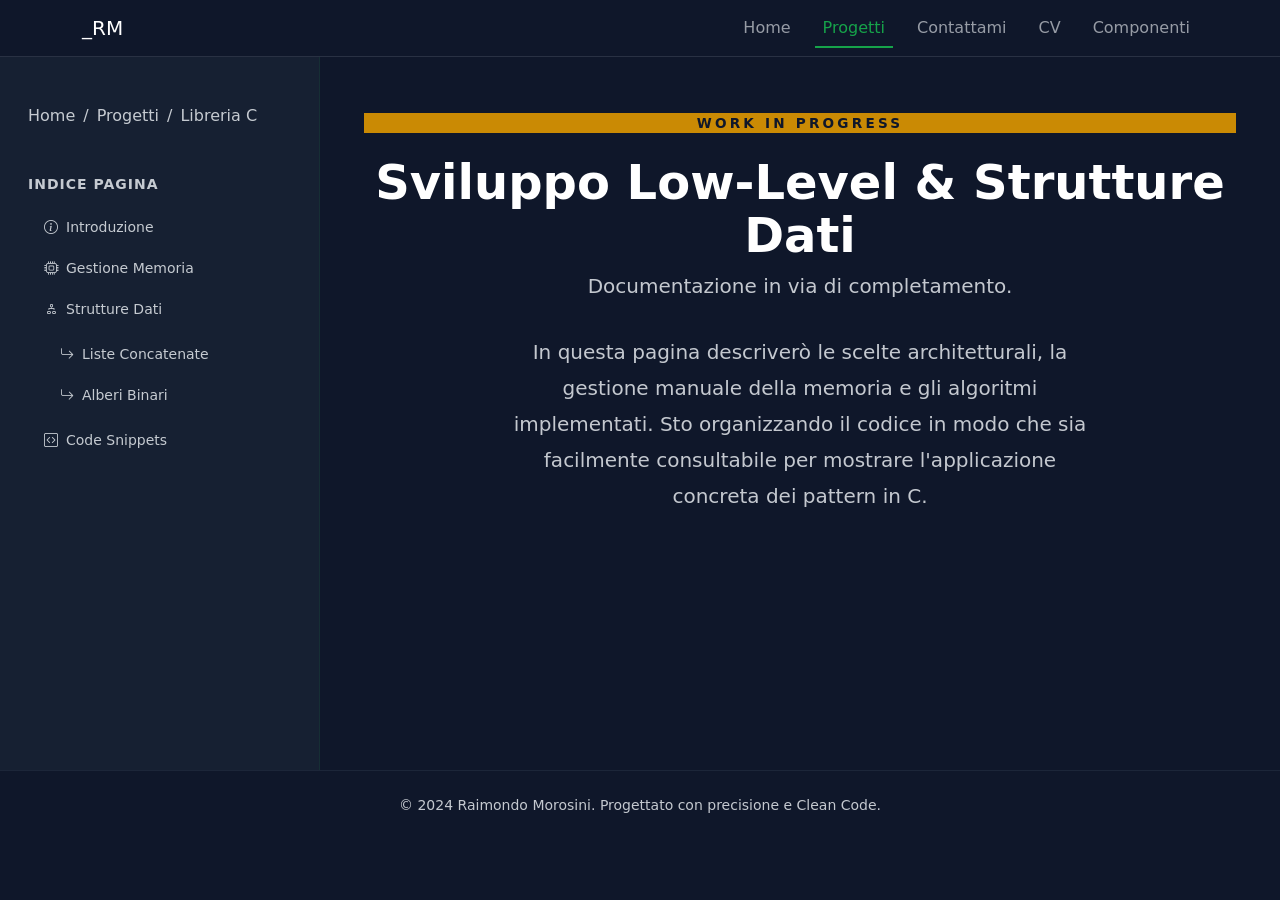
<file: progetti/c-library/index.html>
<!doctype html>
<html lang="it">
  <head>
    <meta charset="utf-8" />
    <meta name="viewport" content="width=device-width, initial-scale=1" />
    <title>Sviluppo Low-Level - Raimondo Morosini</title>

    <link href="../../assets/css/style.css" rel="stylesheet" />

    <link
      rel="stylesheet"
      href="https://cdn.jsdelivr.net/npm/bootstrap-icons@1.13.1/font/bootstrap-icons.min.css"
    />
    <script
      defer
      src="https://cdn.jsdelivr.net/npm/bootstrap@5.3.8/dist/js/bootstrap.bundle.min.js"
    ></script>

    <!-- Meta Theme Color -->
    <meta name="theme-color" content="#111318" />

    <!-- Favicon -->
    <link
      rel="icon"
      type="image/x-icon"
      href="../../assets/favicon/favicon.ico"
    />
    <link
      rel="icon"
      type="image/png"
      sizes="32x32"
      href="../../assets/favicon/favicon-32x32.png"
    />
    <link
      rel="icon"
      type="image/png"
      sizes="16x16"
      href="../../assets/favicon/favicon-16x16.png"
    />

    <!-- Apple Touch Icon -->
    <link
      rel="apple-touch-icon"
      sizes="180x180"
      href="../../assets/favicon/apple-touch-icon.png"
    />

    <!-- Android/Chrome Manifest -->
    <link rel="manifest" href="../../assets/favicon/site.webmanifest" />
  </head>
  <body
    data-bs-spy="scroll"
    data-bs-target="#sectionNav"
    data-bs-offset="120"
  >
    <a
      href="#project-detail"
      class="visually-hidden-focusable py-2 text-center bg-primary text-white position-absolute w-100"
      style="z-index: 10000"
    >
      Salta al contenuto principale
    </a>
    <header class="sticky-top l-header">
      <div class="container">
        <nav class="navbar navbar-expand-lg py-2" aria-label="Menu principale">
          <a class="navbar-brand d-flex align-items-center" href="../../">
            <span>_RM</span>
          </a>

          <button
            class="navbar-toggler ms-auto"
            type="button"
            data-bs-toggle="collapse"
            data-bs-target="#mainNav"
            aria-controls="mainNav"
            aria-expanded="false"
            aria-label="Apri menu di navigazione"
          >
            <span class="navbar-toggler-icon"></span>
          </button>

          <div class="collapse navbar-collapse" id="mainNav">
            <ul class="navbar-nav ms-auto gap-lg-3">
              <li class="nav-item">
                <a class="nav-link" href="../../">Home</a>
              </li>
              <li class="nav-item">
                <a class="nav-link active" aria-current="page" href="../"
                  >Progetti</a
                >
              </li>
              <li class="nav-item">
                <a class="nav-link" href="../../#contact">Contattami</a>
              </li>
              <li class="nav-item">
                <a class="nav-link" href="../../cv/">CV</a>
              </li>
              <li class="nav-item">
                <a class="nav-link" href="../../laboratorio/">Componenti</a>
              </li>
            </ul>
          </div>
        </nav>
      </div>
    </header>
    <div class="container-fluid">
      <div class="row align-items-stretch">
        <aside
          class="l-sidebar col-12 col-lg-3"
          aria-label="Navigazione secondaria"
        >
          <div class="l-sidebar__inner">
            <nav aria-label="Percorso di navigazione">
              <ol class="breadcrumb m-0 small">
                <li class="breadcrumb-item">
                  <a href="../../" class="text-decoration-none text-muted"
                    >Home</a
                  >
                </li>
                <li class="breadcrumb-item">
                  <a href="../" class="text-decoration-none text-muted"
                    >Progetti</a
                  >
                </li>
                <li
                  class="breadcrumb-item active text-truncate"
                  aria-current="page"
                >
                  Libreria C
                </li>
              </ol>
            </nav>

            <div class="l-sidebar__section mt-4">
              <h3
                id="sidebar-nav-title"
                class="small text-uppercase fw-bold text-muted mb-3"
                style="letter-spacing: 1px"
              >
                Indice Pagina
              </h3>
              <nav
                id="sectionNav"
                class="nav flex-column nav-pills small gap-1"
                aria-labelledby="sidebar-nav-title"
              >
                <span
                  class="d-inline-block w-100"
                  title="Sezione in costruzione - Work in progress"
                  style="cursor: not-allowed"
                  tabindex="0"
                >
                  <a
                    class="nav-link d-flex align-items-center px-3 disabled"
                    href="#"
                    aria-disabled="true"
                    tabindex="-1"
                  >
                    <i class="bi bi-info-circle me-2" aria-hidden="true"></i>
                    Introduzione
                  </a>
                </span>
                <span
                  class="d-inline-block w-100"
                  title="Sezione in costruzione - Work in progress"
                  style="cursor: not-allowed"
                  tabindex="0"
                >
                  <a
                    class="nav-link d-flex align-items-center px-3 disabled"
                    href="#"
                    aria-disabled="true"
                    tabindex="-1"
                  >
                    <i class="bi bi-cpu me-2" aria-hidden="true"></i> Gestione
                    Memoria
                  </a>
                </span>
                <span
                  class="d-inline-block w-100"
                  title="Sezione in costruzione - Work in progress"
                  style="cursor: not-allowed"
                  tabindex="0"
                >
                  <a
                    class="nav-link d-flex align-items-center px-3 disabled"
                    href="#"
                    aria-disabled="true"
                    tabindex="-1"
                  >
                    <i class="bi bi-diagram-2 me-2" aria-hidden="true"></i>
                    Strutture Dati
                  </a>
                </span>
                <div class="nav flex-column ms-3 gap-1 mt-1">
                  <span
                    class="d-inline-block w-100"
                    title="Sezione in costruzione - Work in progress"
                    style="cursor: not-allowed"
                    tabindex="0"
                  >
                    <a
                      class="nav-link d-flex align-items-center px-3 disabled small text-muted"
                      href="#"
                      style="pointer-events: none"
                      aria-disabled="true"
                      tabindex="-1"
                    >
                      <i
                        class="bi bi-arrow-return-right me-2"
                        aria-hidden="true"
                      ></i>
                      Liste Concatenate
                    </a>
                  </span>
                  <span
                    class="d-inline-block w-100"
                    title="Sezione in costruzione - Work in progress"
                    style="cursor: not-allowed"
                    tabindex="0"
                  >
                    <a
                      class="nav-link d-flex align-items-center px-3 disabled small text-muted"
                      href="#"
                      style="pointer-events: none"
                      aria-disabled="true"
                      tabindex="-1"
                    >
                      <i
                        class="bi bi-arrow-return-right me-2"
                        aria-hidden="true"
                      ></i>
                      Alberi Binari
                    </a>
                  </span>
                </div>
                <span
                  class="d-inline-block w-100 mt-1"
                  title="Sezione in costruzione - Work in progress"
                  style="cursor: not-allowed"
                >
                  <a
                    class="nav-link d-flex align-items-center px-3 disabled"
                    href="#"
                    style="pointer-events: none"
                    aria-disabled="true"
                    tabindex="-1"
                  >
                    <i class="bi bi-code-square me-2" aria-hidden="true"></i>
                    Code Snippets
                  </a>
                </span>
              </nav>
            </div>
          </div>
        </aside>

        <main class="l-main-content col-12 col-lg-9">
          <section
            id="project-detail"
            class="c-projects pb-5 pt-4"
            aria-labelledby="project-detail-heading"
            tabindex="-1"
          >
            <div class="container">
              <div class="c-projects__header mb-5">
                <div class="c-projects__header-text text-center mx-auto">
                  <span class="c-projects__badge bg-warning text-dark"
                    >Work In Progress</span
                  >
                  <h2
                    id="project-detail-heading"
                    class="c-projects__title mt-3"
                  >
                    Sviluppo Low-Level &amp; Strutture Dati
                  </h2>
                  <p class="c-projects__subtitle">
                    Documentazione in via di completamento.
                  </p>
                  <p
                    class="c-projects__subtitle mx-auto mt-4"
                    style="max-width: 600px"
                  >
                    In questa pagina descriverò le scelte architetturali, la
                    gestione manuale della memoria e gli algoritmi implementati.
                    Sto organizzando il codice in modo che sia facilmente
                    consultabile per mostrare l'applicazione concreta dei
                    pattern in C.
                  </p>
                </div>
              </div>
            </div>
          </section>
        </main>
      </div>
    </div>
    <footer class="py-4 border-top border-secondary border-opacity-10 bg-body">
      <div class="container text-center">
        <p class="mb-0 small text-muted">
          &copy; 2024 Raimondo Morosini. Progettato con precisione e Clean Code.
        </p>
      </div>
    </footer>
  </body>
</html>
</file>
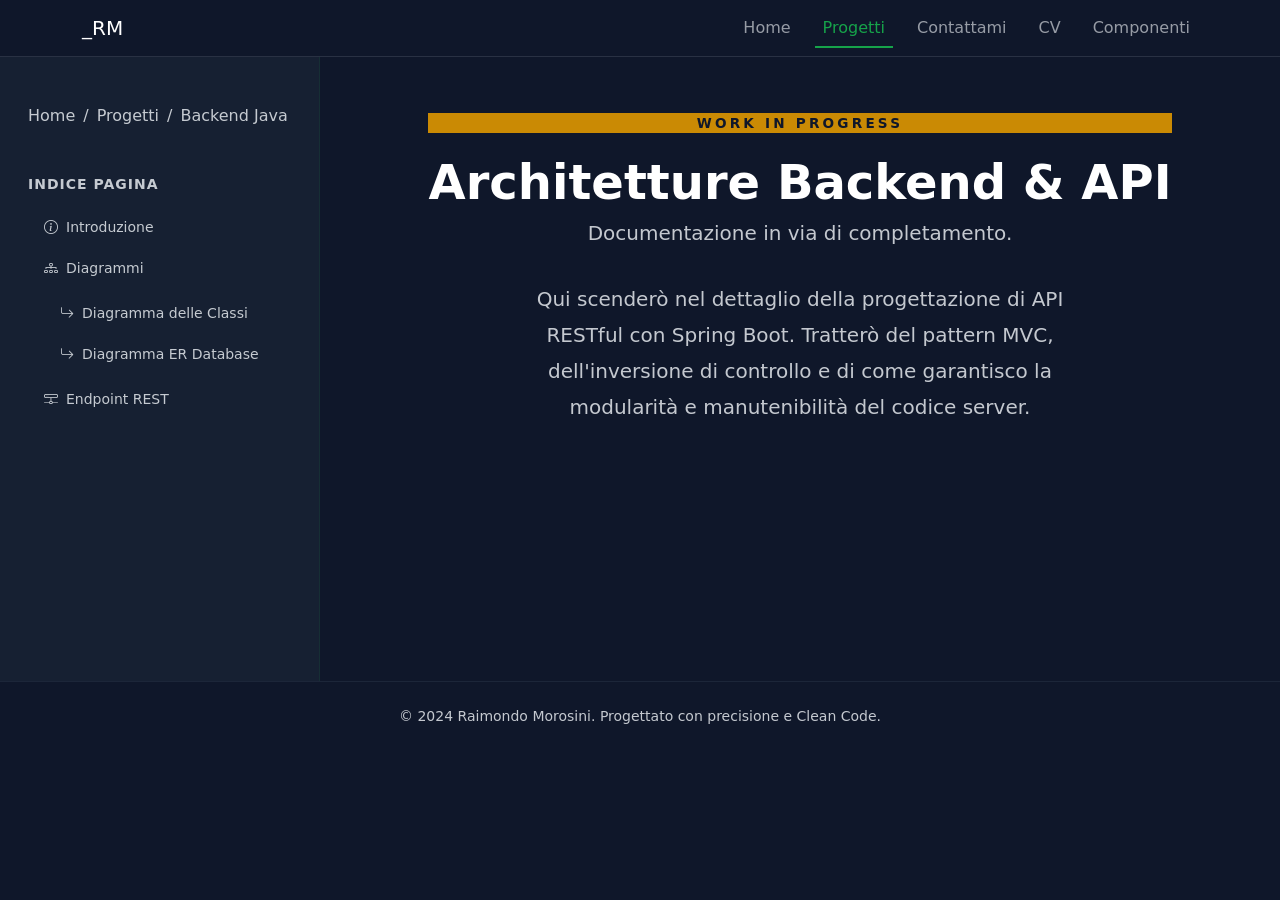
<file: progetti/spring-api/index.html>
<!doctype html>
<html lang="it">
  <head>
    <meta charset="utf-8" />
    <meta name="viewport" content="width=device-width, initial-scale=1" />
    <title>Architetture Backend - Raimondo Morosini</title>

    <link href="../../assets/css/style.css" rel="stylesheet" />

    <link
      rel="stylesheet"
      href="https://cdn.jsdelivr.net/npm/bootstrap-icons@1.13.1/font/bootstrap-icons.min.css"
    />
    <script
      defer
      src="https://cdn.jsdelivr.net/npm/bootstrap@5.3.8/dist/js/bootstrap.bundle.min.js"
    ></script>

    <!-- Meta Theme Color -->
    <meta name="theme-color" content="#111318" />

    <!-- Favicon -->
    <link
      rel="icon"
      type="image/x-icon"
      href="../../assets/favicon/favicon.ico"
    />
    <link
      rel="icon"
      type="image/png"
      sizes="32x32"
      href="../../assets/favicon/favicon-32x32.png"
    />
    <link
      rel="icon"
      type="image/png"
      sizes="16x16"
      href="../../assets/favicon/favicon-16x16.png"
    />

    <!-- Apple Touch Icon -->
    <link
      rel="apple-touch-icon"
      sizes="180x180"
      href="../../assets/favicon/apple-touch-icon.png"
    />

    <!-- Android/Chrome Manifest -->
    <link rel="manifest" href="../../assets/favicon/site.webmanifest" />
  </head>
  <body
    data-bs-spy="scroll"
    data-bs-target="#sectionNav"
    data-bs-offset="120"
  >
    <a
      href="#project-detail"
      class="visually-hidden-focusable py-2 text-center bg-primary text-white position-absolute w-100"
      style="z-index: 10000"
    >
      Salta al contenuto principale
    </a>
    <header class="sticky-top l-header">
      <div class="container">
        <nav class="navbar navbar-expand-lg py-2" aria-label="Menu principale">
          <a class="navbar-brand d-flex align-items-center" href="../../">
            <span>_RM</span>
          </a>

          <button
            class="navbar-toggler ms-auto"
            type="button"
            data-bs-toggle="collapse"
            data-bs-target="#mainNav"
            aria-controls="mainNav"
            aria-expanded="false"
            aria-label="Apri menu di navigazione"
          >
            <span class="navbar-toggler-icon"></span>
          </button>

          <div class="collapse navbar-collapse" id="mainNav">
            <ul class="navbar-nav ms-auto gap-lg-3">
              <li class="nav-item">
                <a class="nav-link" href="../../">Home</a>
              </li>
              <li class="nav-item">
                <a class="nav-link active" aria-current="page" href="../"
                  >Progetti</a
                >
              </li>
              <li class="nav-item">
                <a class="nav-link" href="../../#contact">Contattami</a>
              </li>
              <li class="nav-item">
                <a class="nav-link" href="../../cv/">CV</a>
              </li>
              <li class="nav-item">
                <a class="nav-link" href="../../laboratorio/">Componenti</a>
              </li>
            </ul>
          </div>
        </nav>
      </div>
    </header>
    <div class="container-fluid">
      <div class="row align-items-stretch">
        <aside
          class="l-sidebar col-12 col-lg-3"
          aria-label="Navigazione secondaria"
        >
          <div class="l-sidebar__inner">
            <nav aria-label="Percorso di navigazione">
              <ol class="breadcrumb m-0 small">
                <li class="breadcrumb-item">
                  <a href="../../" class="text-decoration-none text-muted"
                    >Home</a
                  >
                </li>
                <li class="breadcrumb-item">
                  <a href="../" class="text-decoration-none text-muted"
                    >Progetti</a
                  >
                </li>
                <li
                  class="breadcrumb-item active text-truncate"
                  aria-current="page"
                >
                  Backend Java
                </li>
              </ol>
            </nav>

            <div class="l-sidebar__section mt-4">
              <h3
                id="sidebar-nav-title"
                class="small text-uppercase fw-bold text-muted mb-3"
                style="letter-spacing: 1px"
              >
                Indice Pagina
              </h3>
              <nav
                id="sectionNav"
                class="nav flex-column nav-pills small gap-1"
                aria-labelledby="sidebar-nav-title"
              >
                <span
                  class="d-inline-block w-100"
                  title="Sezione in costruzione - Work in progress"
                  style="cursor: not-allowed"
                  tabindex="0"
                >
                  <a
                    class="nav-link d-flex align-items-center px-3 disabled"
                    href="#"
                    aria-disabled="true"
                    tabindex="-1"
                  >
                    <i class="bi bi-info-circle me-2" aria-hidden="true"></i>
                    Introduzione
                  </a>
                </span>
                <span
                  class="d-inline-block w-100"
                  title="Sezione in costruzione - Work in progress"
                  style="cursor: not-allowed"
                  tabindex="0"
                >
                  <a
                    class="nav-link d-flex align-items-center px-3 disabled"
                    href="#"
                    aria-disabled="true"
                    tabindex="-1"
                  >
                    <i class="bi bi-diagram-3 me-2" aria-hidden="true"></i>
                    Diagrammi
                  </a>
                </span>
                <div class="nav flex-column ms-3 gap-1 mt-1">
                  <span
                    class="d-inline-block w-100"
                    title="Sezione in costruzione - Work in progress"
                    style="cursor: not-allowed"
                    tabindex="0"
                  >
                    <a
                      class="nav-link d-flex align-items-center px-3 disabled small text-muted"
                      href="#"
                      style="pointer-events: none"
                      aria-disabled="true"
                      tabindex="-1"
                    >
                      <i
                        class="bi bi-arrow-return-right me-2"
                        aria-hidden="true"
                      ></i>
                      Diagramma delle Classi
                    </a>
                  </span>
                  <span
                    class="d-inline-block w-100"
                    title="Sezione in costruzione - Work in progress"
                    style="cursor: not-allowed"
                    tabindex="0"
                  >
                    <a
                      class="nav-link d-flex align-items-center px-3 disabled small text-muted"
                      href="#"
                      style="pointer-events: none"
                      aria-disabled="true"
                      tabindex="-1"
                    >
                      <i
                        class="bi bi-arrow-return-right me-2"
                        aria-hidden="true"
                      ></i>
                      Diagramma ER Database
                    </a>
                  </span>
                </div>
                <span
                  class="d-inline-block w-100 mt-1"
                  title="Sezione in costruzione - Work in progress"
                  style="cursor: not-allowed"
                >
                  <a
                    class="nav-link d-flex align-items-center px-3 disabled"
                    href="#"
                    style="pointer-events: none"
                    aria-disabled="true"
                    tabindex="-1"
                  >
                    <i class="bi bi-hdd-network me-2" aria-hidden="true"></i>
                    Endpoint REST
                  </a>
                </span>
              </nav>
            </div>
          </div>
        </aside>

        <main class="l-main-content col-12 col-lg-9">
          <section
            id="project-detail"
            class="c-projects pb-5 pt-4"
            aria-labelledby="project-detail-heading"
            tabindex="-1"
          >
            <div class="container">
              <div class="c-projects__header mb-5">
                <div class="c-projects__header-text text-center mx-auto">
                  <span class="c-projects__badge bg-warning text-dark"
                    >Work In Progress</span
                  >
                  <h2
                    id="project-detail-heading"
                    class="c-projects__title mt-3"
                  >
                    Architetture Backend &amp; API
                  </h2>
                  <p class="c-projects__subtitle">
                    Documentazione in via di completamento.
                  </p>
                  <p
                    class="c-projects__subtitle mx-auto mt-4"
                    style="max-width: 600px"
                  >
                    Qui scenderò nel dettaglio della progettazione di API
                    RESTful con Spring Boot. Tratterò del pattern MVC,
                    dell'inversione di controllo e di come garantisco la
                    modularità e manutenibilità del codice server.
                  </p>
                </div>
              </div>
            </div>
          </section>
        </main>
      </div>
    </div>
    <footer class="py-4 border-top border-secondary border-opacity-10 bg-body">
      <div class="container text-center">
        <p class="mb-0 small text-muted">
          &copy; 2024 Raimondo Morosini. Progettato con precisione e Clean Code.
        </p>
      </div>
    </footer>
  </body>
</html>
</file>
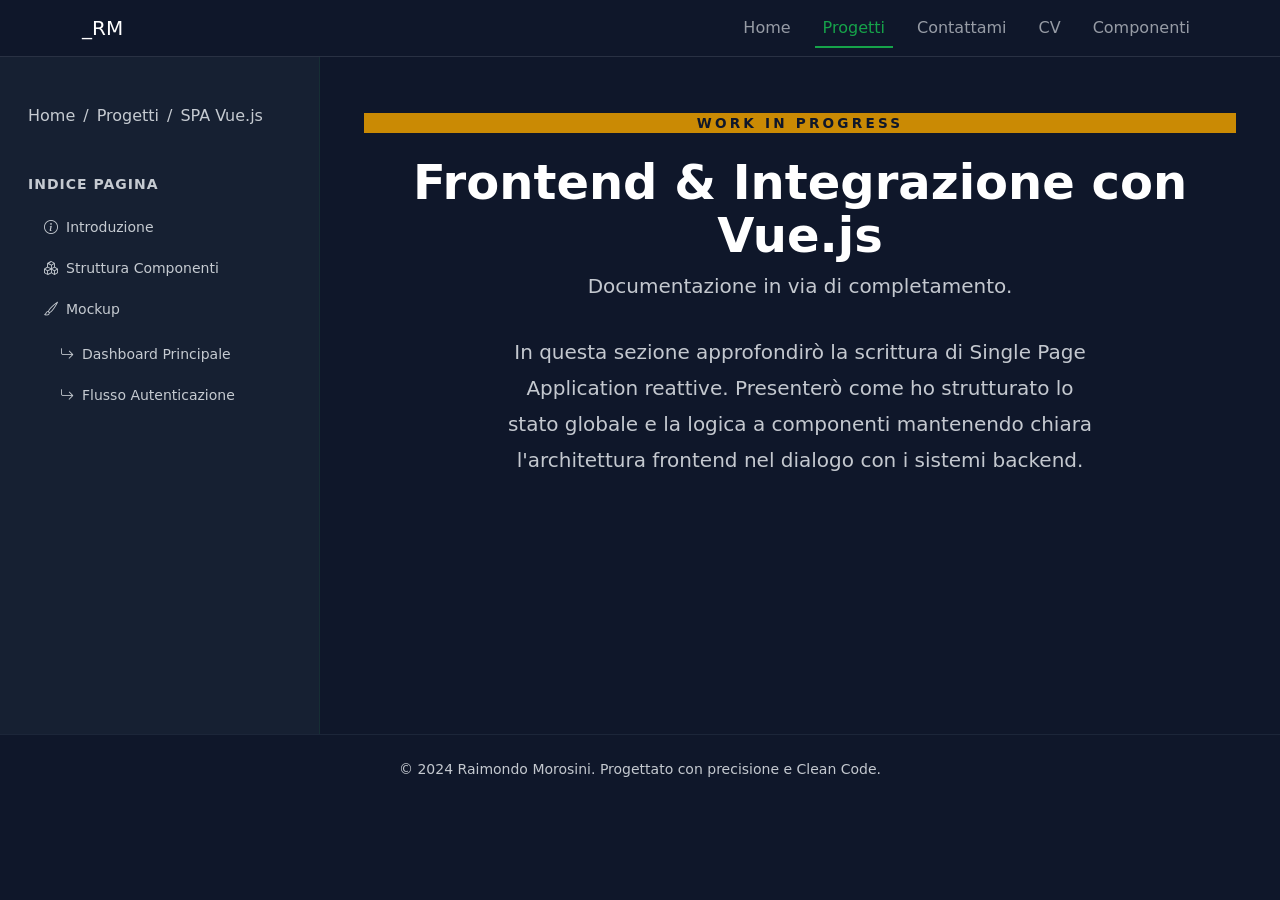
<file: progetti/vue-frontend/index.html>
<!doctype html>
<html lang="it">
  <head>
    <meta charset="utf-8" />
    <meta name="viewport" content="width=device-width, initial-scale=1" />
    <title>Frontend Vue.js - Raimondo Morosini</title>

    <link href="../../assets/css/style.css" rel="stylesheet" />

    <link
      rel="stylesheet"
      href="https://cdn.jsdelivr.net/npm/bootstrap-icons@1.13.1/font/bootstrap-icons.min.css"
    />
    <script
      defer
      src="https://cdn.jsdelivr.net/npm/bootstrap@5.3.8/dist/js/bootstrap.bundle.min.js"
    ></script>

    <!-- Meta Theme Color -->
    <meta name="theme-color" content="#111318" />

    <!-- Favicon -->
    <link
      rel="icon"
      type="image/x-icon"
      href="../../assets/favicon/favicon.ico"
    />
    <link
      rel="icon"
      type="image/png"
      sizes="32x32"
      href="../../assets/favicon/favicon-32x32.png"
    />
    <link
      rel="icon"
      type="image/png"
      sizes="16x16"
      href="../../assets/favicon/favicon-16x16.png"
    />

    <!-- Apple Touch Icon -->
    <link
      rel="apple-touch-icon"
      sizes="180x180"
      href="../../assets/favicon/apple-touch-icon.png"
    />

    <!-- Android/Chrome Manifest -->
    <link rel="manifest" href="../../assets/favicon/site.webmanifest" />
  </head>
  <body
    data-bs-spy="scroll"
    data-bs-target="#sectionNav"
    data-bs-offset="120"
  >
    <a
      href="#project-detail"
      class="visually-hidden-focusable py-2 text-center bg-primary text-white position-absolute w-100"
      style="z-index: 10000"
    >
      Salta al contenuto principale
    </a>
    <header class="sticky-top l-header">
      <div class="container">
        <nav class="navbar navbar-expand-lg py-2" aria-label="Menu principale">
          <a class="navbar-brand d-flex align-items-center" href="../../">
            <span>_RM</span>
          </a>

          <button
            class="navbar-toggler ms-auto"
            type="button"
            data-bs-toggle="collapse"
            data-bs-target="#mainNav"
            aria-controls="mainNav"
            aria-expanded="false"
            aria-label="Apri menu di navigazione"
          >
            <span class="navbar-toggler-icon"></span>
          </button>

          <div class="collapse navbar-collapse" id="mainNav">
            <ul class="navbar-nav ms-auto gap-lg-3">
              <li class="nav-item">
                <a class="nav-link" href="../../">Home</a>
              </li>
              <li class="nav-item">
                <a class="nav-link active" aria-current="page" href="../"
                  >Progetti</a
                >
              </li>
              <li class="nav-item">
                <a class="nav-link" href="../../#contact">Contattami</a>
              </li>
              <li class="nav-item">
                <a class="nav-link" href="../../cv/">CV</a>
              </li>
              <li class="nav-item">
                <a class="nav-link" href="../../laboratorio/">Componenti</a>
              </li>
            </ul>
          </div>
        </nav>
      </div>
    </header>
    <div class="container-fluid">
      <div class="row align-items-stretch">
        <aside
          class="l-sidebar col-12 col-lg-3"
          aria-label="Navigazione secondaria"
        >
          <div class="l-sidebar__inner">
            <nav aria-label="Percorso di navigazione">
              <ol class="breadcrumb m-0 small">
                <li class="breadcrumb-item">
                  <a href="../../" class="text-decoration-none text-muted"
                    >Home</a
                  >
                </li>
                <li class="breadcrumb-item">
                  <a href="../" class="text-decoration-none text-muted"
                    >Progetti</a
                  >
                </li>
                <li
                  class="breadcrumb-item active text-truncate"
                  aria-current="page"
                >
                  SPA Vue.js
                </li>
              </ol>
            </nav>

            <div class="l-sidebar__section mt-4">
              <h3
                id="sidebar-nav-title"
                class="small text-uppercase fw-bold text-muted mb-3"
                style="letter-spacing: 1px"
              >
                Indice Pagina
              </h3>
              <nav
                id="sectionNav"
                class="nav flex-column nav-pills small gap-1"
                aria-labelledby="sidebar-nav-title"
              >
                <span
                  class="d-inline-block w-100"
                  title="Sezione in costruzione - Work in progress"
                  style="cursor: not-allowed"
                  tabindex="0"
                >
                  <a
                    class="nav-link d-flex align-items-center px-3 disabled"
                    href="#"
                    aria-disabled="true"
                    tabindex="-1"
                  >
                    <i class="bi bi-info-circle me-2" aria-hidden="true"></i>
                    Introduzione
                  </a>
                </span>
                <span
                  class="d-inline-block w-100"
                  title="Sezione in costruzione - Work in progress"
                  style="cursor: not-allowed"
                  tabindex="0"
                >
                  <a
                    class="nav-link d-flex align-items-center px-3 disabled"
                    href="#"
                    aria-disabled="true"
                    tabindex="-1"
                  >
                    <i class="bi bi-boxes me-2" aria-hidden="true"></i>
                    Struttura Componenti
                  </a>
                </span>
                <span
                  class="d-inline-block w-100"
                  title="Sezione in costruzione - Work in progress"
                  style="cursor: not-allowed"
                  tabindex="0"
                >
                  <a
                    class="nav-link d-flex align-items-center px-3 disabled"
                    href="#"
                    aria-disabled="true"
                    tabindex="-1"
                  >
                    <i class="bi bi-brush me-2" aria-hidden="true"></i> Mockup
                  </a>
                </span>
                <div class="nav flex-column ms-3 gap-1 mt-1">
                  <span
                    class="d-inline-block w-100"
                    title="Sezione in costruzione - Work in progress"
                    style="cursor: not-allowed"
                    tabindex="0"
                  >
                    <a
                      class="nav-link d-flex align-items-center px-3 disabled small text-muted"
                      href="#"
                      style="pointer-events: none"
                      aria-disabled="true"
                      tabindex="-1"
                    >
                      <i
                        class="bi bi-arrow-return-right me-2"
                        aria-hidden="true"
                      ></i>
                      Dashboard Principale
                    </a>
                  </span>
                  <span
                    class="d-inline-block w-100"
                    title="Sezione in costruzione - Work in progress"
                    style="cursor: not-allowed"
                    tabindex="0"
                  >
                    <a
                      class="nav-link d-flex align-items-center px-3 disabled small text-muted"
                      href="#"
                      style="pointer-events: none"
                      aria-disabled="true"
                      tabindex="-1"
                    >
                      <i
                        class="bi bi-arrow-return-right me-2"
                        aria-hidden="true"
                      ></i>
                      Flusso Autenticazione
                    </a>
                  </span>
                </div>
              </nav>
            </div>
          </div>
        </aside>

        <main class="l-main-content col-12 col-lg-9">
          <section id="project-detail" class="c-projects pb-5 pt-4" aria-labelledby="project-detail-heading" tabindex="-1">
            <div class="container">
              <div class="c-projects__header mb-5">
                <div class="c-projects__header-text text-center mx-auto">
                  <span class="c-projects__badge bg-warning text-dark"
                    >Work In Progress</span
                  >
                  <h2 id="project-detail-heading" class="c-projects__title mt-3">
                    Frontend &amp; Integrazione con Vue.js
                  </h2>
                  <p class="c-projects__subtitle">
                    Documentazione in via di completamento.
                  </p>
                  <p
                    class="c-projects__subtitle mx-auto mt-4"
                    style="max-width: 600px"
                  >
                    In questa sezione approfondirò la scrittura di Single Page
                    Application reattive. Presenterò come ho strutturato lo
                    stato globale e la logica a componenti mantenendo chiara
                    l'architettura frontend nel dialogo con i sistemi backend.
                  </p>
                </div>
              </div>
            </div>
          </section>
        </main>
      </div>
    </div>
    <footer class="py-4 border-top border-secondary border-opacity-10 bg-body">
      <div class="container text-center">
        <p class="mb-0 small text-muted">
          &copy; 2024 Raimondo Morosini. Progettato con precisione e Clean Code.
        </p>
      </div>
    </footer>
  </body>
</html>
</file>
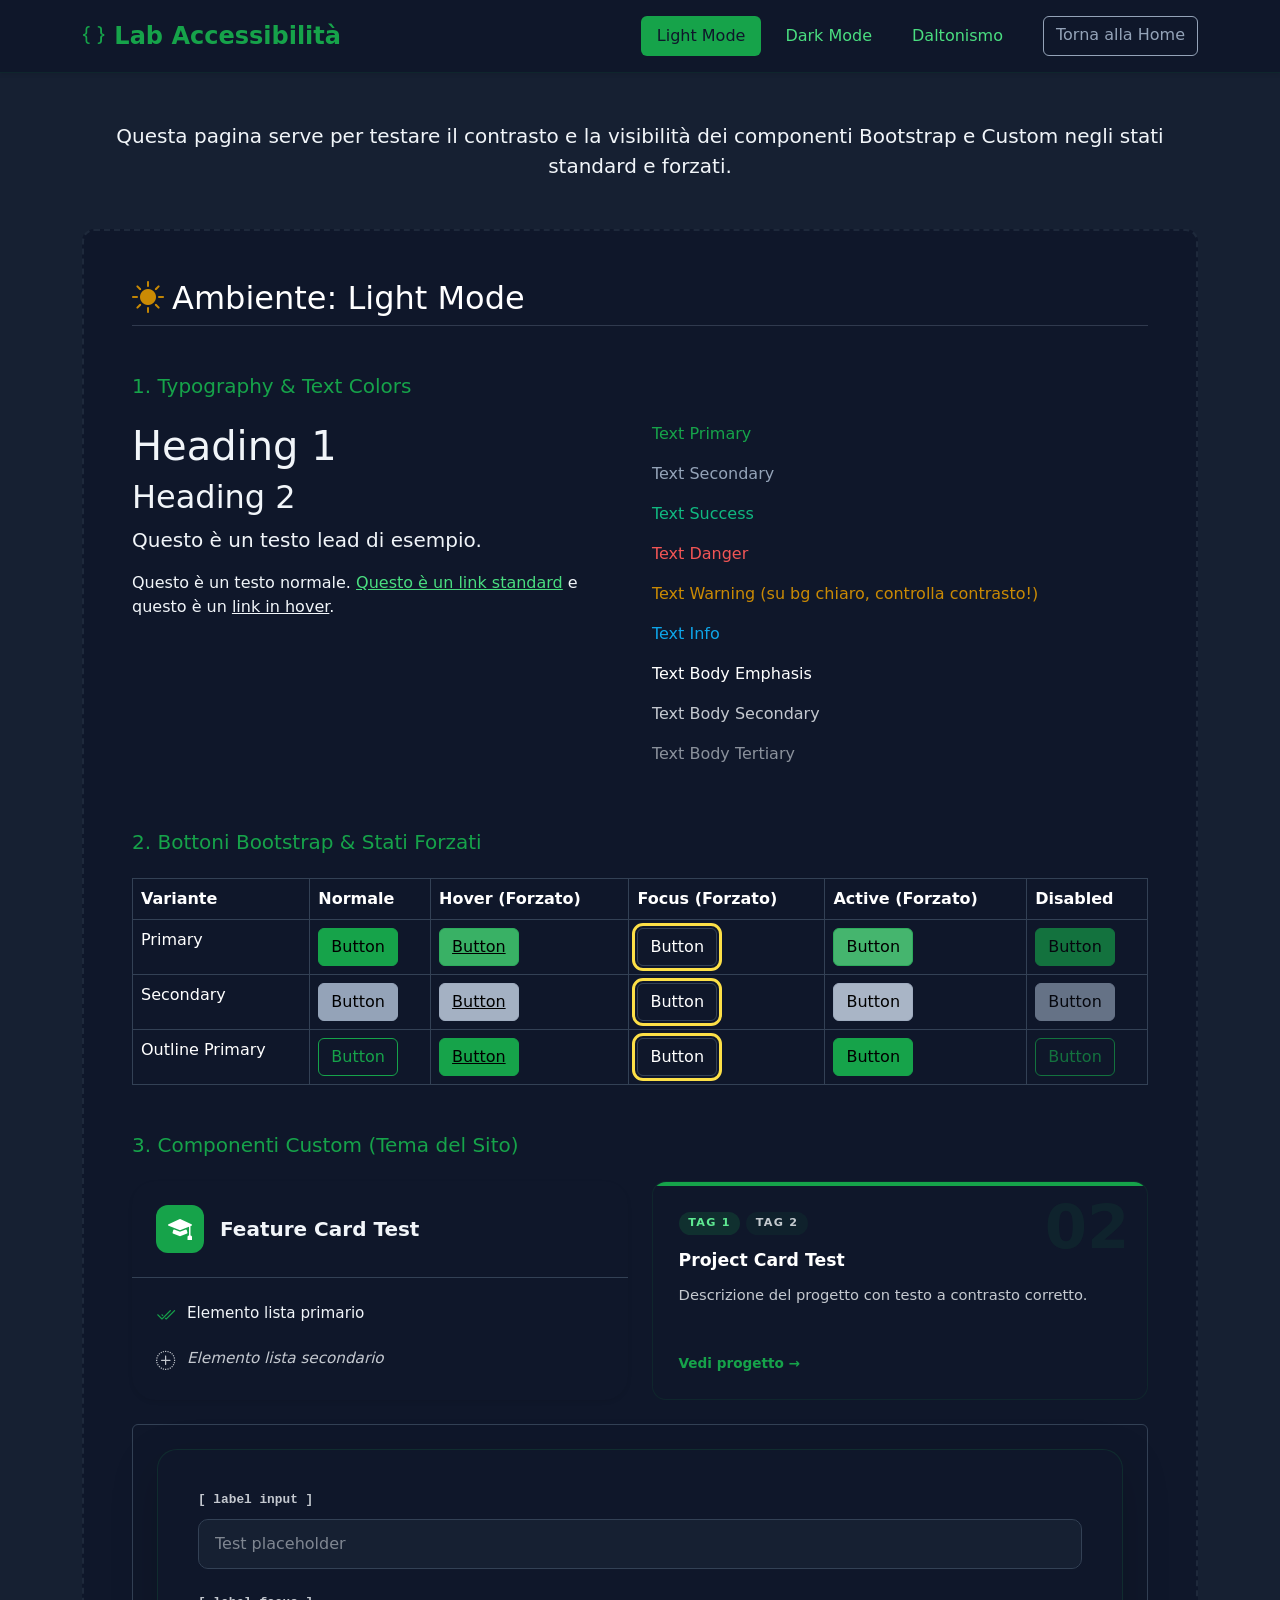
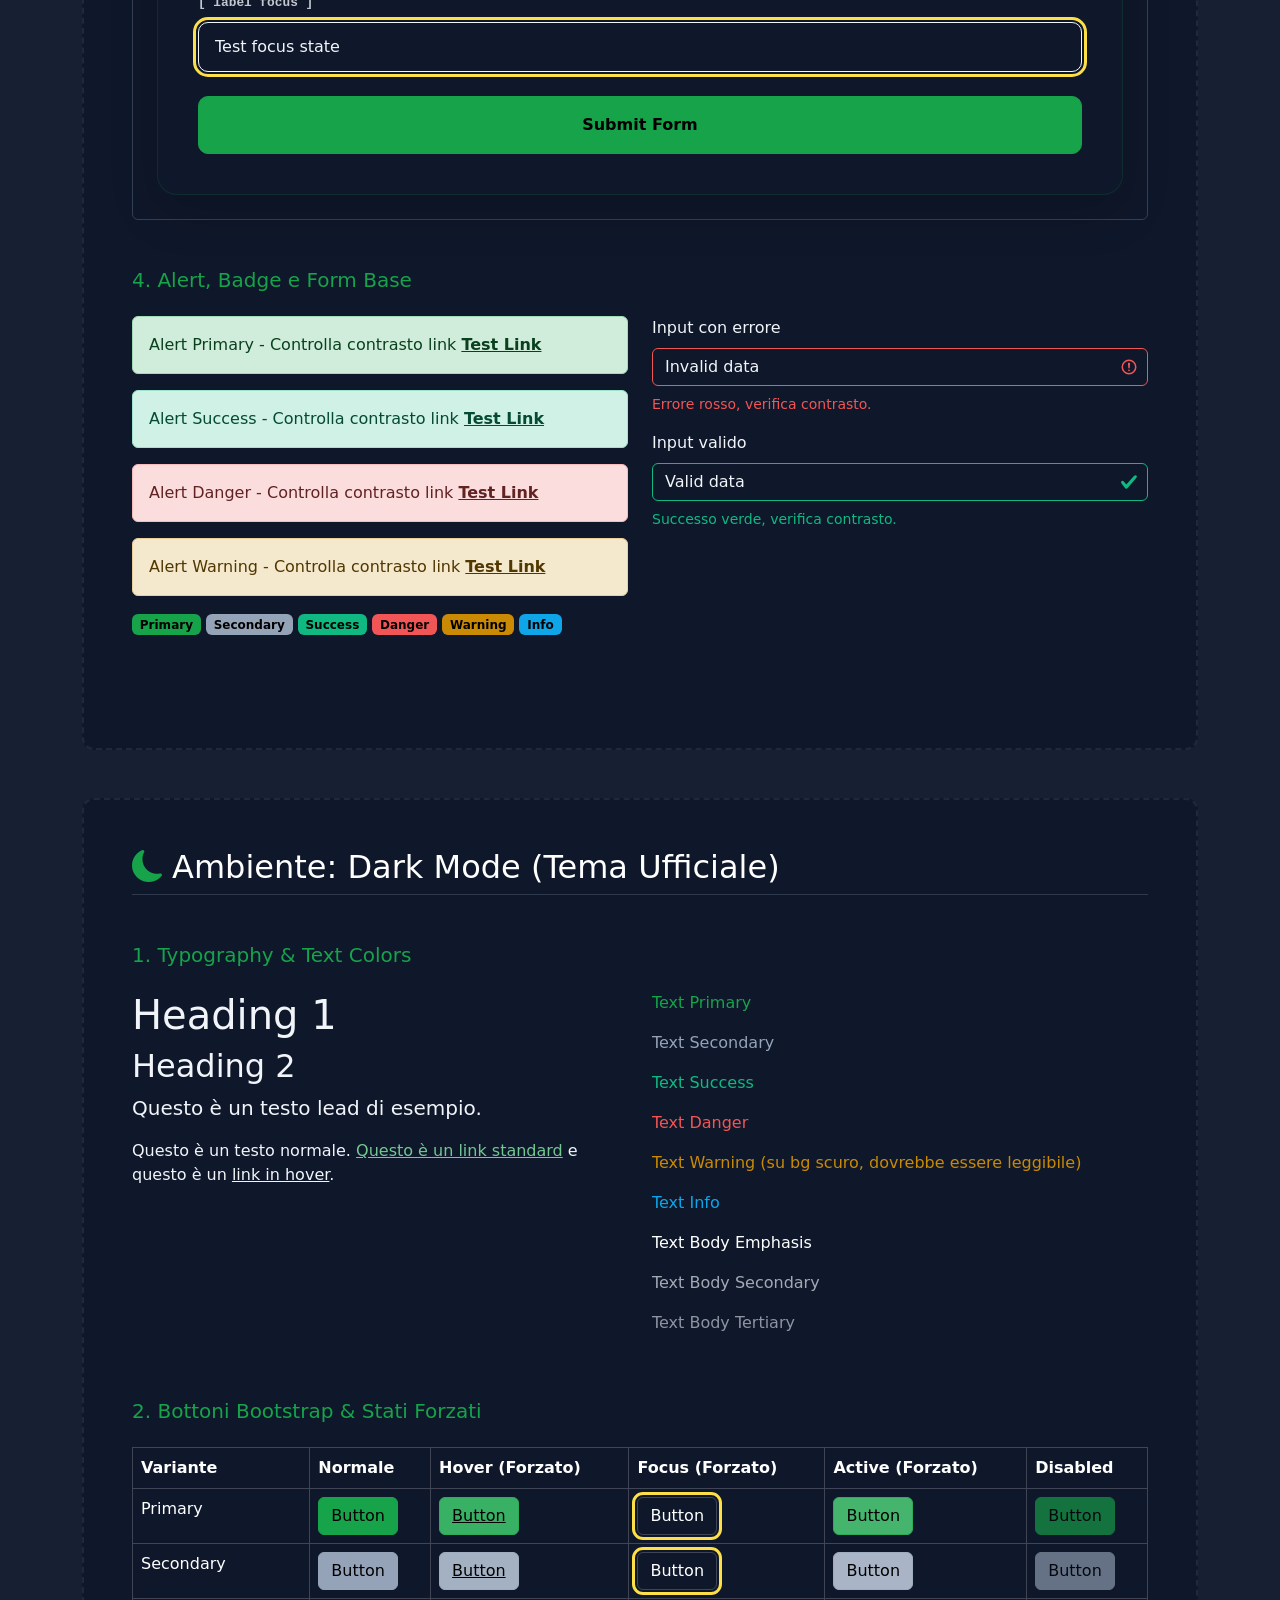
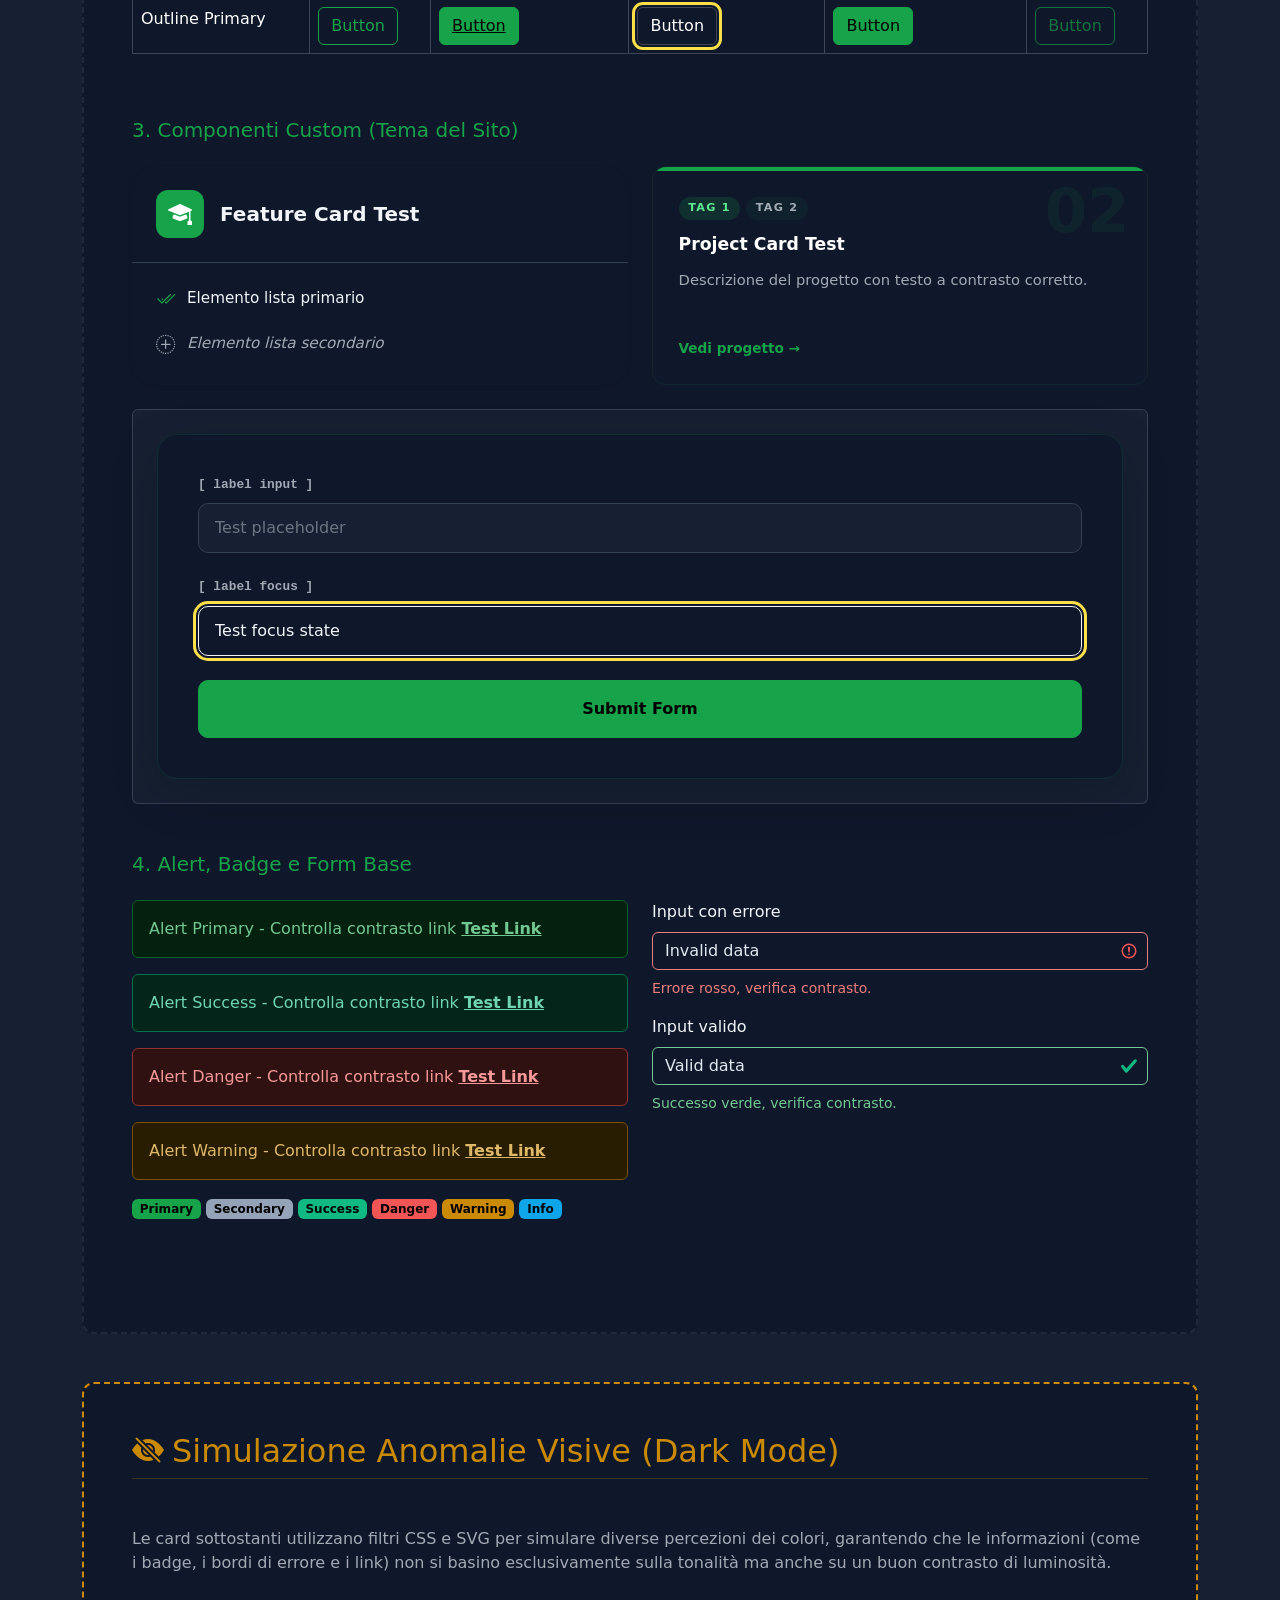
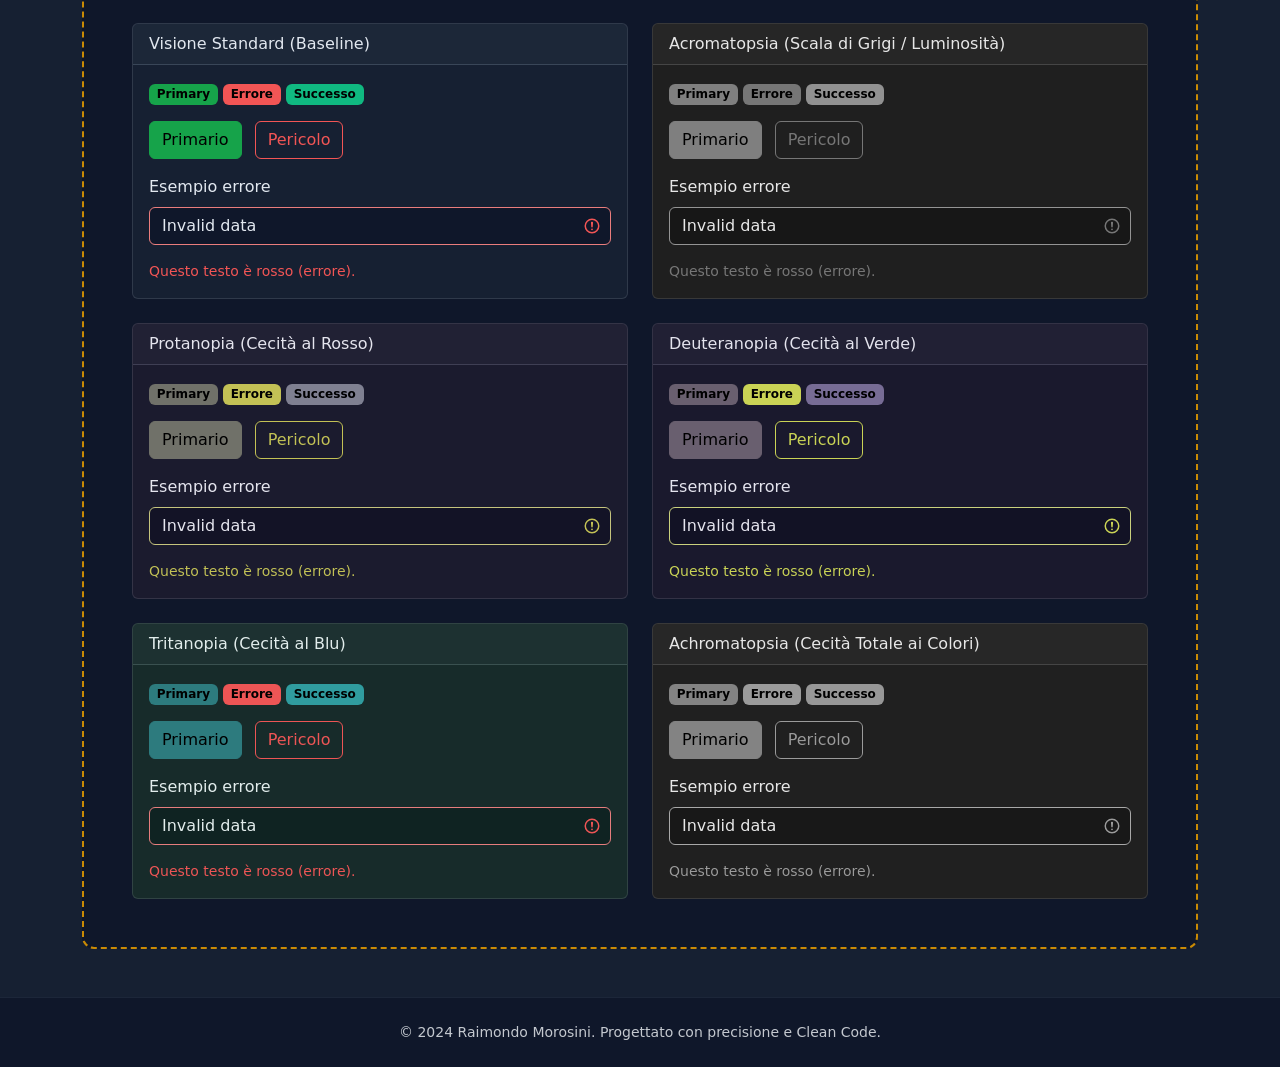
<file: components.html>
<!doctype html>
<html lang="it">
  <head>
    <meta charset="utf-8" />
    <meta name="viewport" content="width=device-width, initial-scale=1" />
    <title>Laboratorio Accessibilità & Componenti - Raimondo Morosini</title>

    <link href="assets/css/style.css" rel="stylesheet" />
    <link
      rel="stylesheet"
      href="https://cdn.jsdelivr.net/npm/bootstrap-icons@1.13.1/font/bootstrap-icons.min.css"
    />
    <script
      defer
      src="https://cdn.jsdelivr.net/npm/bootstrap@5.3.8/dist/js/bootstrap.bundle.min.js"
    ></script>
  </head>
  <body class="bg-body-tertiary" data-bs-spy="scroll" data-bs-target="#testNav">
    <a
      href="#main-content"
      class="visually-hidden-focusable py-2 text-center bg-primary text-white position-absolute w-100"
      style="z-index: 10000"
    >
      Salta al contenuto principale
    </a>

    <!-- Header Fissa -->
    <header
      class="sticky-top bg-body shadow-sm py-3 mb-5 border-bottom border-primary border-opacity-10"
    >
      <div class="container d-flex justify-content-between align-items-center">
        <h1 class="h4 mb-0 text-primary fw-bold">
          <i class="bi bi-braces" aria-hidden="true"></i> Lab Accessibilità
        </h1>
        <nav id="testNav" class="nav nav-pills gap-2">
          <a class="nav-link active" href="#light-mode">Light Mode</a>
          <a class="nav-link" href="#dark-mode">Dark Mode</a>
          <a class="nav-link" href="#daltonismo">Daltonismo</a>
          <a href="index.html" class="btn btn-outline-secondary ms-3"
            >Torna alla Home</a
          >
        </nav>
      </div>
    </header>

    <main id="main-content" class="container">
      <p class="lead mb-5 text-center">
        Questa pagina serve per testare il contrasto e la visibilità dei
        componenti Bootstrap e Custom negli stati standard e forzati.
      </p>

      <!-- LIGHT MODE SCENARIO -->
      <section
        id="light-mode"
        class="scenario-box bg-body"
        data-bs-theme="light"
        tabindex="-1"
      >
        <h2
          class="mb-5 text-body-emphasis border-bottom border-secondary border-opacity-25 pb-2 d-flex align-items-center gap-2"
        >
          <i class="bi bi-sun-fill text-warning" aria-hidden="true"></i>
          Ambiente: Light Mode
        </h2>

        <!-- Typography -->
        <article class="mb-5">
          <h3 class="h5 mb-4 text-primary">1. Typography & Text Colors</h3>
          <div class="row g-4">
            <div class="col-md-6">
              <h1>Heading 1</h1>
              <h2>Heading 2</h2>
              <p class="lead">Questo è un testo lead di esempio.</p>
              <p>
                Questo è un testo normale.
                <a href="#">Questo è un link standard</a> e questo è un
                <a href="#" class="force-hover">link in hover</a>.
              </p>
            </div>
            <div class="col-md-6">
              <p class="text-primary">Text Primary</p>
              <p class="text-secondary">Text Secondary</p>
              <p class="text-success">Text Success</p>
              <p class="text-danger">Text Danger</p>
              <p class="text-warning">
                Text Warning (su bg chiaro, controlla contrasto!)
              </p>
              <p class="text-info">Text Info</p>
              <p class="text-body-emphasis">Text Body Emphasis</p>
              <p class="text-body-secondary">Text Body Secondary</p>
              <p class="text-body-tertiary">Text Body Tertiary</p>
            </div>
          </div>
        </article>

        <!-- Buttons & States -->
        <article class="mb-5">
          <h3 class="h5 mb-4 text-primary">
            2. Bottoni Bootstrap & Stati Forzati
          </h3>
          <table class="table table-bordered">
            <thead>
              <tr>
                <th>Variante</th>
                <th>Normale</th>
                <th>Hover (Forzato)</th>
                <th>Focus (Forzato)</th>
                <th>Active (Forzato)</th>
                <th>Disabled</th>
              </tr>
            </thead>
            <tbody>
              <tr>
                <td>Primary</td>
                <td><button class="btn btn-primary">Button</button></td>
                <td>
                  <button class="btn btn-primary force-hover">Button</button>
                </td>
                <td>
                  <button class="btn btn-primary force-focus">Button</button>
                </td>
                <td>
                  <button class="btn btn-primary force-active">Button</button>
                </td>
                <td>
                  <button class="btn btn-primary" disabled>Button</button>
                </td>
              </tr>
              <tr>
                <td>Secondary</td>
                <td><button class="btn btn-secondary">Button</button></td>
                <td>
                  <button class="btn btn-secondary force-hover">Button</button>
                </td>
                <td>
                  <button class="btn btn-secondary force-focus">Button</button>
                </td>
                <td>
                  <button class="btn btn-secondary force-active">Button</button>
                </td>
                <td>
                  <button class="btn btn-secondary" disabled>Button</button>
                </td>
              </tr>
              <tr>
                <td>Outline Primary</td>
                <td><button class="btn btn-outline-primary">Button</button></td>
                <td>
                  <button class="btn btn-outline-primary force-hover">
                    Button
                  </button>
                </td>
                <td>
                  <button class="btn btn-outline-primary force-focus">
                    Button
                  </button>
                </td>
                <td>
                  <button class="btn btn-outline-primary force-active">
                    Button
                  </button>
                </td>
                <td>
                  <button class="btn btn-outline-primary" disabled>
                    Button
                  </button>
                </td>
              </tr>
            </tbody>
          </table>
        </article>

        <!-- Componenti Custom -->
        <article class="mb-5">
          <h3 class="h5 mb-4 text-primary">
            3. Componenti Custom (Tema del Sito)
          </h3>

          <div class="row g-4 mb-4">
            <!-- Feature Card -->
            <div class="col-md-6">
              <article class="c-feature-card">
                <div class="c-feature-card__header">
                  <div class="c-feature-card__icon-box">
                    <i class="bi bi-mortarboard-fill" aria-hidden="true"></i>
                  </div>
                  <h3 class="c-feature-card__title">Feature Card Test</h3>
                </div>
                <div class="c-feature-card__body">
                  <ul class="c-feature-card__list">
                    <li class="c-feature-card__item">
                      <i class="bi bi-check2-all" aria-hidden="true"></i
                      ><span>Elemento lista primario</span>
                    </li>
                    <li
                      class="c-feature-card__item c-feature-card__item--muted"
                    >
                      <i class="bi bi-plus-circle-dotted" aria-hidden="true"></i
                      ><span>Elemento lista secondario</span>
                    </li>
                  </ul>
                </div>
              </article>
            </div>

            <!-- Project Card -->
            <div class="col-md-6">
              <article class="c-project-card c-project-card--java">
                <div class="c-project-card__accent-bar"></div>
                <div class="c-project-card__body">
                  <div class="c-project-card__tags">
                    <span
                      class="c-project-card__tag c-project-card__tag--primary"
                      >Tag 1</span
                    >
                    <span class="c-project-card__tag c-project-card__tag--muted"
                      >Tag 2</span
                    >
                  </div>
                  <h3 class="c-project-card__title">Project Card Test</h3>
                  <p class="c-project-card__desc">
                    Descrizione del progetto con testo a contrasto corretto.
                  </p>
                  <a href="#" class="c-project-card__link"
                    >Vedi progetto
                    <span class="c-project-card__link-arrow">→</span></a
                  >
                </div>
              </article>
            </div>
          </div>

          <!-- Contact Form Component -->
          <div class="c-contact p-4 border rounded">
            <div class="c-contact__card">
              <form class="c-contact__form">
                <div class="c-contact__group mb-4">
                  <label for="contact-name-light" class="c-contact__label"
                    >[ label input ]</label
                  >
                  <input
                    id="contact-name-light"
                    type="text"
                    class="form-control c-contact__input"
                    placeholder="Test placeholder"
                  />
                </div>
                <div class="c-contact__group mb-4">
                  <label for="contact-focus-light" class="c-contact__label"
                    >[ label focus ]</label
                  >
                  <input
                    id="contact-focus-light"
                    type="text"
                    class="form-control c-contact__input force-focus"
                    value="Test focus state"
                  />
                </div>
                <button
                  type="button"
                  class="btn btn-primary c-contact__btn-submit"
                >
                  Submit Form
                </button>
              </form>
            </div>
          </div>
        </article>

        <!-- Forms & Alerts -->
        <article class="mb-5">
          <h3 class="h5 mb-4 text-primary">4. Alert, Badge e Form Base</h3>
          <div class="row g-4">
            <div class="col-md-6">
              <div class="alert alert-primary">
                Alert Primary - Controlla contrasto link
                <a href="#" class="alert-link">Test Link</a>
              </div>
              <div class="alert alert-success">
                Alert Success - Controlla contrasto link
                <a href="#" class="alert-link">Test Link</a>
              </div>
              <div class="alert alert-danger">
                Alert Danger - Controlla contrasto link
                <a href="#" class="alert-link">Test Link</a>
              </div>
              <div class="alert alert-warning">
                Alert Warning - Controlla contrasto link
                <a href="#" class="alert-link">Test Link</a>
              </div>
              <div class="mb-3">
                <span class="badge text-bg-primary">Primary</span>
                <span class="badge text-bg-secondary">Secondary</span>
                <span class="badge text-bg-success">Success</span>
                <span class="badge text-bg-danger">Danger</span>
                <span class="badge text-bg-warning">Warning</span>
                <span class="badge text-bg-info">Info</span>
              </div>
            </div>
            <div class="col-md-6">
              <div class="mb-3">
                <label for="input-invalid-light" class="form-label"
                  >Input con errore</label
                >
                <input
                  id="input-invalid-light"
                  type="text"
                  class="form-control is-invalid mb-2"
                  value="Invalid data"
                />
                <div class="invalid-feedback d-block mb-3">
                  Errore rosso, verifica contrasto.
                </div>
              </div>

              <div class="mb-3">
                <label for="input-valid-light" class="form-label"
                  >Input valido</label
                >
                <input
                  id="input-valid-light"
                  type="text"
                  class="form-control is-valid mb-2"
                  value="Valid data"
                />
                <div class="valid-feedback d-block mb-3">
                  Successo verde, verifica contrasto.
                </div>
              </div>
            </div>
          </div>
        </article>
      </section>

      <!-- DARK MODE SCENARIO -->
      <section id="dark-mode" class="scenario-box bg-body" data-bs-theme="dark">
        <h2
          class="mb-5 text-body-emphasis border-bottom border-secondary border-opacity-25 pb-2 d-flex align-items-center gap-2"
        >
          <i class="bi bi-moon-fill text-primary" aria-hidden="true"></i>
          Ambiente: Dark Mode (Tema Ufficiale)
        </h2>

        <!-- Typography -->
        <article class="mb-5">
          <h3 class="h5 mb-4 text-primary">1. Typography & Text Colors</h3>
          <div class="row g-4">
            <div class="col-md-6">
              <h1>Heading 1</h1>
              <h2>Heading 2</h2>
              <p class="lead">Questo è un testo lead di esempio.</p>
              <p>
                Questo è un testo normale.
                <a href="#">Questo è un link standard</a> e questo è un
                <a href="#" class="force-hover">link in hover</a>.
              </p>
            </div>
            <div class="col-md-6">
              <p class="text-primary">Text Primary</p>
              <p class="text-secondary">Text Secondary</p>
              <p class="text-success">Text Success</p>
              <p class="text-danger">Text Danger</p>
              <p class="text-warning">
                Text Warning (su bg scuro, dovrebbe essere leggibile)
              </p>
              <p class="text-info">Text Info</p>
              <p class="text-body-emphasis">Text Body Emphasis</p>
              <p class="text-body-secondary">Text Body Secondary</p>
              <p class="text-body-tertiary">Text Body Tertiary</p>
            </div>
          </div>
        </article>

        <!-- Buttons & States -->
        <article class="mb-5">
          <h3 class="h5 mb-4 text-primary">
            2. Bottoni Bootstrap & Stati Forzati
          </h3>
          <div class="table-responsive">
            <table class="table table-bordered table-dark">
              <thead>
                <tr>
                  <th>Variante</th>
                  <th>Normale</th>
                  <th>Hover (Forzato)</th>
                  <th>Focus (Forzato)</th>
                  <th>Active (Forzato)</th>
                  <th>Disabled</th>
                </tr>
              </thead>
              <tbody>
                <tr>
                  <td>Primary</td>
                  <td><button class="btn btn-primary">Button</button></td>
                  <td>
                    <button class="btn btn-primary force-hover">Button</button>
                  </td>
                  <td>
                    <button class="btn btn-primary force-focus">Button</button>
                  </td>
                  <td>
                    <button class="btn btn-primary force-active">Button</button>
                  </td>
                  <td>
                    <button class="btn btn-primary" disabled>Button</button>
                  </td>
                </tr>
                <tr>
                  <td>Secondary</td>
                  <td><button class="btn btn-secondary">Button</button></td>
                  <td>
                    <button class="btn btn-secondary force-hover">
                      Button
                    </button>
                  </td>
                  <td>
                    <button class="btn btn-secondary force-focus">
                      Button
                    </button>
                  </td>
                  <td>
                    <button class="btn btn-secondary force-active">
                      Button
                    </button>
                  </td>
                  <td>
                    <button class="btn btn-secondary" disabled>Button</button>
                  </td>
                </tr>
                <tr>
                  <td>Outline Primary</td>
                  <td>
                    <button class="btn btn-outline-primary">Button</button>
                  </td>
                  <td>
                    <button class="btn btn-outline-primary force-hover">
                      Button
                    </button>
                  </td>
                  <td>
                    <button class="btn btn-outline-primary force-focus">
                      Button
                    </button>
                  </td>
                  <td>
                    <button class="btn btn-outline-primary force-active">
                      Button
                    </button>
                  </td>
                  <td>
                    <button class="btn btn-outline-primary" disabled>
                      Button
                    </button>
                  </td>
                </tr>
              </tbody>
            </table>
          </div>
        </article>

        <!-- Componenti Custom -->
        <article class="mb-5">
          <h3 class="h5 mb-4 text-primary">
            3. Componenti Custom (Tema del Sito)
          </h3>

          <div class="row g-4 mb-4">
            <!-- Feature Card -->
            <div class="col-md-6">
              <article class="c-feature-card">
                <div class="c-feature-card__header">
                  <div class="c-feature-card__icon-box">
                    <i class="bi bi-mortarboard-fill" aria-hidden="true"></i>
                  </div>
                  <h3 class="c-feature-card__title">Feature Card Test</h3>
                </div>
                <div class="c-feature-card__body">
                  <ul class="c-feature-card__list">
                    <li class="c-feature-card__item">
                      <i class="bi bi-check2-all" aria-hidden="true"></i
                      ><span>Elemento lista primario</span>
                    </li>
                    <li
                      class="c-feature-card__item c-feature-card__item--muted"
                    >
                      <i class="bi bi-plus-circle-dotted" aria-hidden="true"></i
                      ><span>Elemento lista secondario</span>
                    </li>
                  </ul>
                </div>
              </article>
            </div>

            <!-- Project Card -->
            <div class="col-md-6">
              <article class="c-project-card c-project-card--java">
                <div class="c-project-card__accent-bar"></div>
                <div class="c-project-card__body">
                  <div class="c-project-card__tags">
                    <span
                      class="c-project-card__tag c-project-card__tag--primary"
                      >Tag 1</span
                    >
                    <span class="c-project-card__tag c-project-card__tag--muted"
                      >Tag 2</span
                    >
                  </div>
                  <h3 class="c-project-card__title">Project Card Test</h3>
                  <p class="c-project-card__desc">
                    Descrizione del progetto con testo a contrasto corretto.
                  </p>
                  <a href="#" class="c-project-card__link"
                    >Vedi progetto
                    <span class="c-project-card__link-arrow">→</span></a
                  >
                </div>
              </article>
            </div>
          </div>

          <!-- Contact Form Component -->
          <div
            class="c-contact p-4 border border-secondary border-opacity-25 rounded bg-body-tertiary"
          >
            <div class="c-contact__card">
              <form class="c-contact__form">
                <div class="c-contact__group mb-4">
                  <label for="contact-name-dark" class="c-contact__label"
                    >[ label input ]</label
                  >
                  <input
                    id="contact-name-dark"
                    type="text"
                    class="form-control c-contact__input"
                    placeholder="Test placeholder"
                  />
                </div>
                <div class="c-contact__group mb-4">
                  <label for="contact-focus-dark" class="c-contact__label"
                    >[ label focus ]</label
                  >
                  <input
                    id="contact-focus-dark"
                    type="text"
                    class="form-control c-contact__input force-focus"
                    value="Test focus state"
                  />
                </div>
                <button
                  type="button"
                  class="btn btn-primary c-contact__btn-submit"
                >
                  Submit Form
                </button>
              </form>
            </div>
          </div>
        </article>

        <!-- Forms & Alerts -->
        <article class="mb-5">
          <h3 class="h5 mb-4 text-primary">4. Alert, Badge e Form Base</h3>
          <div class="row g-4">
            <div class="col-md-6">
              <div class="alert alert-primary">
                Alert Primary - Controlla contrasto link
                <a href="#" class="alert-link">Test Link</a>
              </div>
              <div class="alert alert-success">
                Alert Success - Controlla contrasto link
                <a href="#" class="alert-link">Test Link</a>
              </div>
              <div class="alert alert-danger">
                Alert Danger - Controlla contrasto link
                <a href="#" class="alert-link">Test Link</a>
              </div>
              <div class="alert alert-warning">
                Alert Warning - Controlla contrasto link
                <a href="#" class="alert-link">Test Link</a>
              </div>
              <div class="mb-3">
                <span class="badge text-bg-primary">Primary</span>
                <span class="badge text-bg-secondary">Secondary</span>
                <span class="badge text-bg-success">Success</span>
                <span class="badge text-bg-danger">Danger</span>
                <span class="badge text-bg-warning">Warning</span>
                <span class="badge text-bg-info">Info</span>
              </div>
            </div>
            <div class="col-md-6">
              <div class="mb-3">
                <label for="input-invalid-dark" class="form-label"
                  >Input con errore</label
                >
                <input
                  id="input-invalid-dark"
                  type="text"
                  class="form-control is-invalid mb-2"
                  value="Invalid data"
                />
                <div class="invalid-feedback d-block mb-3">
                  Errore rosso, verifica contrasto.
                </div>
              </div>

              <div class="mb-3">
                <label for="input-valid-dark" class="form-label"
                  >Input valido</label
                >
                <input
                  id="input-valid-dark"
                  type="text"
                  class="form-control is-valid mb-2"
                  value="Valid data"
                />
                <div class="valid-feedback d-block mb-3">
                  Successo verde, verifica contrasto.
                </div>
              </div>
            </div>
          </div>
        </article>
      </section>

      <!-- SIMULAZIONE DALTONISMO -->
      <section
        id="daltonismo"
        class="scenario-box bg-body border-warning"
        data-bs-theme="dark"
      >
        <h2
          class="mb-5 text-warning border-bottom border-warning border-opacity-25 pb-2 d-flex align-items-center gap-2"
        >
          <i class="bi bi-eye-slash-fill" aria-hidden="true"></i> Simulazione
          Anomalie Visive (Dark Mode)
        </h2>

        <p class="mb-5 text-body-secondary">
          Le card sottostanti utilizzano filtri CSS e SVG per simulare diverse
          percezioni dei colori, garantendo che le informazioni (come i badge, i
          bordi di errore e i link) non si basino esclusivamente sulla tonalità
          ma anche su un buon contrasto di luminosità.
        </p>

        <div class="row g-4">
          <!-- Baseline -->
          <div class="col-lg-6">
            <div class="card h-100 bg-body-tertiary">
              <div
                class="card-header border-bottom border-secondary border-opacity-25"
              >
                Visione Standard (Baseline)
              </div>
              <div class="card-body">
                <div class="mb-3">
                  <span class="badge text-bg-primary">Primary</span>
                  <span class="badge text-bg-danger">Errore</span>
                  <span class="badge text-bg-success">Successo</span>
                </div>
                <div class="mb-3">
                  <button class="btn btn-primary me-2">Primario</button>
                  <button class="btn btn-outline-danger">Pericolo</button>
                </div>
                <div class="mb-3">
                  <label for="input-baseline" class="form-label"
                    >Esempio errore</label
                  >
                  <input
                    id="input-baseline"
                    type="text"
                    class="form-control is-invalid mb-2"
                    value="Invalid data"
                  />
                </div>
                <p class="text-danger small mb-0">
                  Questo testo è rosso (errore).
                </p>
              </div>
            </div>
          </div>

          <!-- Grayscale -->
          <div class="col-lg-6">
            <div class="card h-100 bg-body-tertiary test-grayscale">
              <div
                class="card-header border-bottom border-secondary border-opacity-25"
              >
                Acromatopsia (Scala di Grigi / Luminosità)
              </div>
              <div class="card-body">
                <div class="mb-3">
                  <span class="badge text-bg-primary">Primary</span>
                  <span class="badge text-bg-danger">Errore</span>
                  <span class="badge text-bg-success">Successo</span>
                </div>
                <div class="mb-3">
                  <button class="btn btn-primary me-2">Primario</button>
                  <button class="btn btn-outline-danger">Pericolo</button>
                </div>
                <div class="mb-3">
                  <label for="input-grayscale" class="form-label"
                    >Esempio errore</label
                  >
                  <input
                    id="input-grayscale"
                    type="text"
                    class="form-control is-invalid mb-2"
                    value="Invalid data"
                  />
                </div>
                <p class="text-danger small mb-0">
                  Questo testo è rosso (errore).
                </p>
              </div>
            </div>
          </div>

          <div class="col-lg-6">
            <div class="card h-100 bg-body-tertiary protanopia">
              <div
                class="card-header border-bottom border-secondary border-opacity-25"
              >
                Protanopia (Cecità al Rosso)
              </div>
              <div class="card-body">
                <div class="mb-3">
                  <span class="badge text-bg-primary">Primary</span>
                  <span class="badge text-bg-danger">Errore</span>
                  <span class="badge text-bg-success">Successo</span>
                </div>
                <div class="mb-3">
                  <button class="btn btn-primary me-2">Primario</button>
                  <button class="btn btn-outline-danger">Pericolo</button>
                </div>
                <div class="mb-3">
                  <label for="input-protanopia" class="form-label"
                    >Esempio errore</label
                  >
                  <input
                    id="input-protanopia"
                    type="text"
                    class="form-control is-invalid mb-2"
                    value="Invalid data"
                  />
                </div>
                <p class="text-danger small mb-0">
                  Questo testo è rosso (errore).
                </p>
              </div>
            </div>
          </div>

          <div class="col-lg-6">
            <div class="card h-100 bg-body-tertiary deuteranopia">
              <div
                class="card-header border-bottom border-secondary border-opacity-25"
              >
                Deuteranopia (Cecità al Verde)
              </div>
              <div class="card-body">
                <div class="mb-3">
                  <span class="badge text-bg-primary">Primary</span>
                  <span class="badge text-bg-danger">Errore</span>
                  <span class="badge text-bg-success">Successo</span>
                </div>
                <div class="mb-3">
                  <button class="btn btn-primary me-2">Primario</button>
                  <button class="btn btn-outline-danger">Pericolo</button>
                </div>
                <div class="mb-3">
                  <label for="input-deuteranopia" class="form-label"
                    >Esempio errore</label
                  >
                  <input
                    id="input-deuteranopia"
                    type="text"
                    class="form-control is-invalid mb-2"
                    value="Invalid data"
                  />
                </div>
                <p class="text-danger small mb-0">
                  Questo testo è rosso (errore).
                </p>
              </div>
            </div>
          </div>

          <div class="col-lg-6">
            <div class="card h-100 bg-body-tertiary tritanopia">
              <div
                class="card-header border-bottom border-secondary border-opacity-25"
              >
                Tritanopia (Cecità al Blu)
              </div>
              <div class="card-body">
                <div class="mb-3">
                  <span class="badge text-bg-primary">Primary</span>
                  <span class="badge text-bg-danger">Errore</span>
                  <span class="badge text-bg-success">Successo</span>
                </div>
                <div class="mb-3">
                  <button class="btn btn-primary me-2">Primario</button>
                  <button class="btn btn-outline-danger">Pericolo</button>
                </div>
                <div class="mb-3">
                  <label for="input-tritanopia" class="form-label"
                    >Esempio errore</label
                  >
                  <input
                    id="input-tritanopia"
                    type="text"
                    class="form-control is-invalid mb-2"
                    value="Invalid data"
                  />
                </div>
                <p class="text-danger small mb-0">
                  Questo testo è rosso (errore).
                </p>
              </div>
            </div>
          </div>
          <!-- Achromatopsia -->
          <div class="col-lg-6">
            <div class="card h-100 bg-body-tertiary achromatopsia">
              <div
                class="card-header border-bottom border-secondary border-opacity-25"
              >
                Achromatopsia (Cecità Totale ai Colori)
              </div>
              <div class="card-body">
                <div class="mb-3">
                  <span class="badge text-bg-primary">Primary</span>
                  <span class="badge text-bg-danger">Errore</span>
                  <span class="badge text-bg-success">Successo</span>
                </div>
                <div class="mb-3">
                  <button class="btn btn-primary me-2">Primario</button>
                  <button class="btn btn-outline-danger">Pericolo</button>
                </div>
                <div class="mb-3">
                  <label for="input-achromatopsia" class="form-label"
                    >Esempio errore</label
                  >
                  <input
                    id="input-achromatopsia"
                    type="text"
                    class="form-control is-invalid mb-2"
                    value="Invalid data"
                  />
                </div>
                <p class="text-danger small mb-0">
                  Questo testo è rosso (errore).
                </p>
              </div>
            </div>
          </div>
        </div>
      </section>
    </main>

    <footer class="py-4 border-top border-secondary border-opacity-10 bg-body">
      <div class="container text-center">
        <p class="mb-0 small text-muted">
          &copy; 2024 Raimondo Morosini. Progettato con precisione e Clean Code.
        </p>
      </div>
    </footer>
  </body>
</html>
</file>
